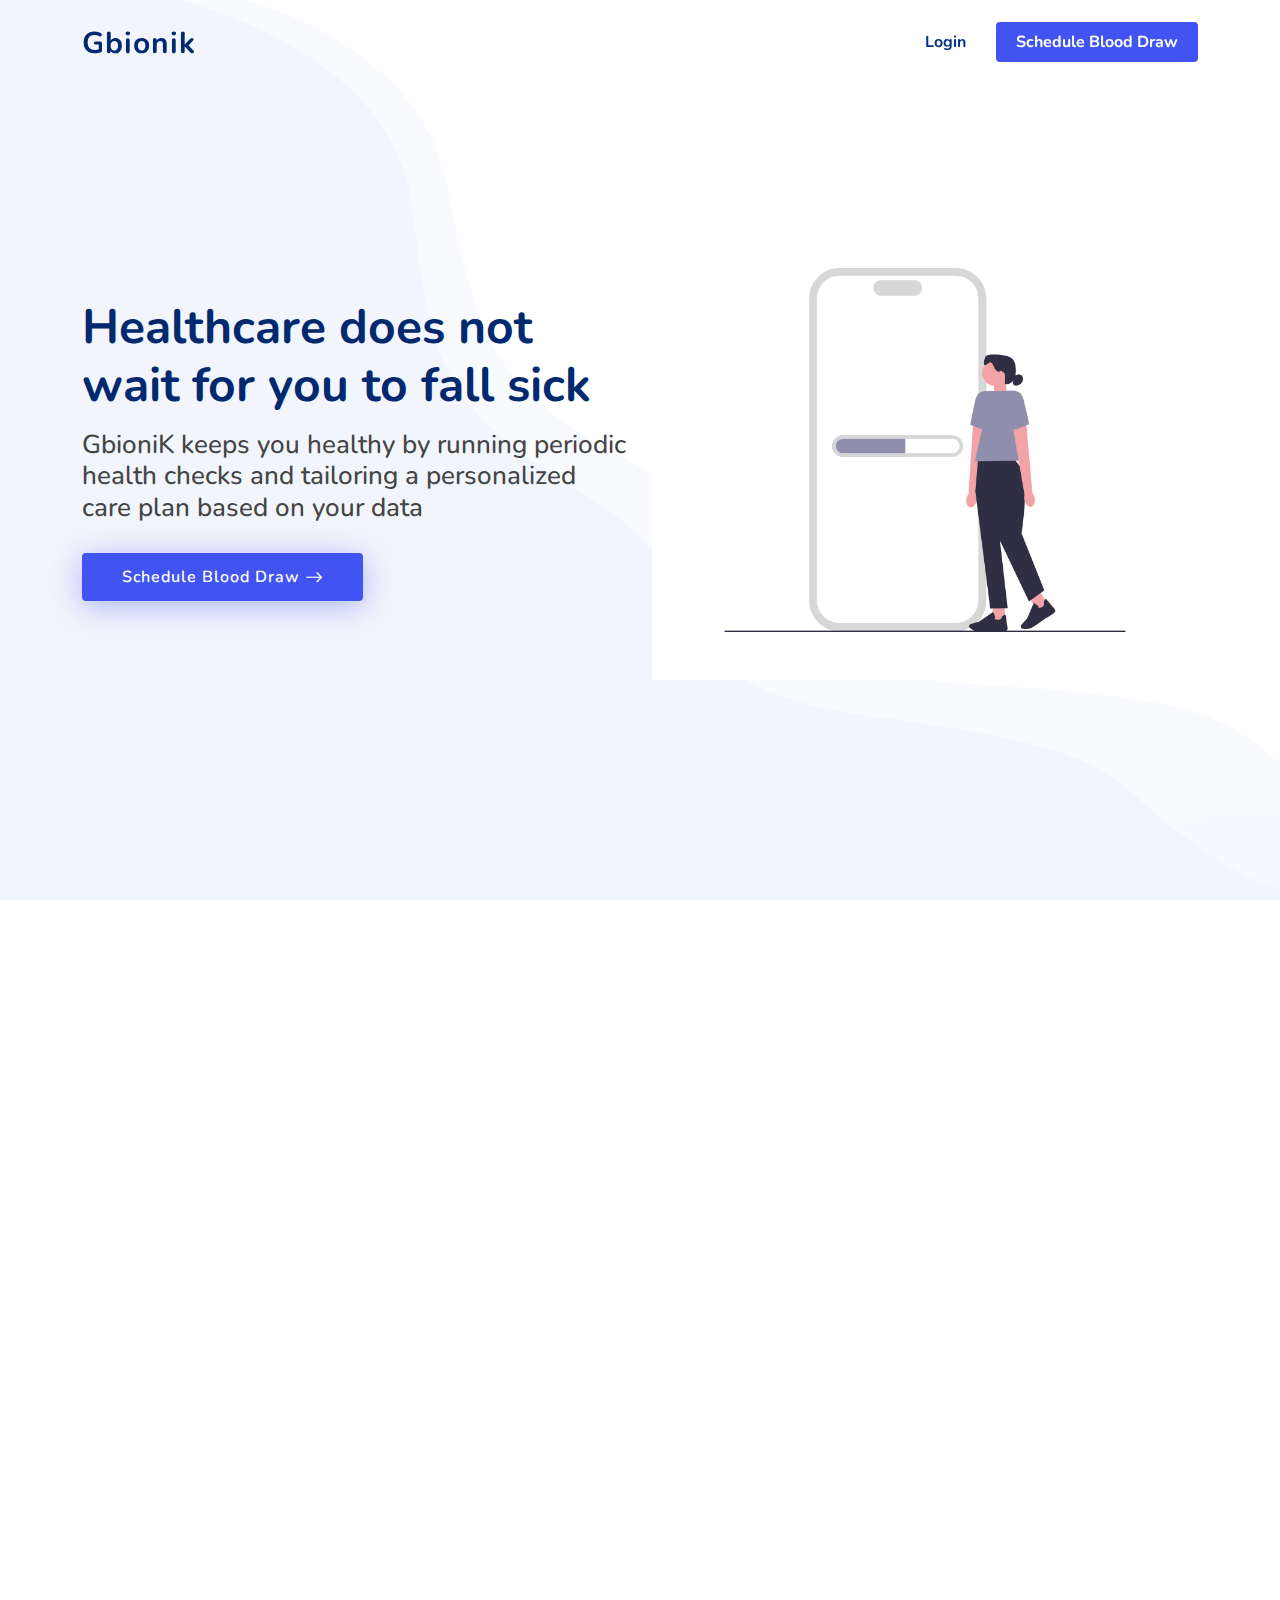
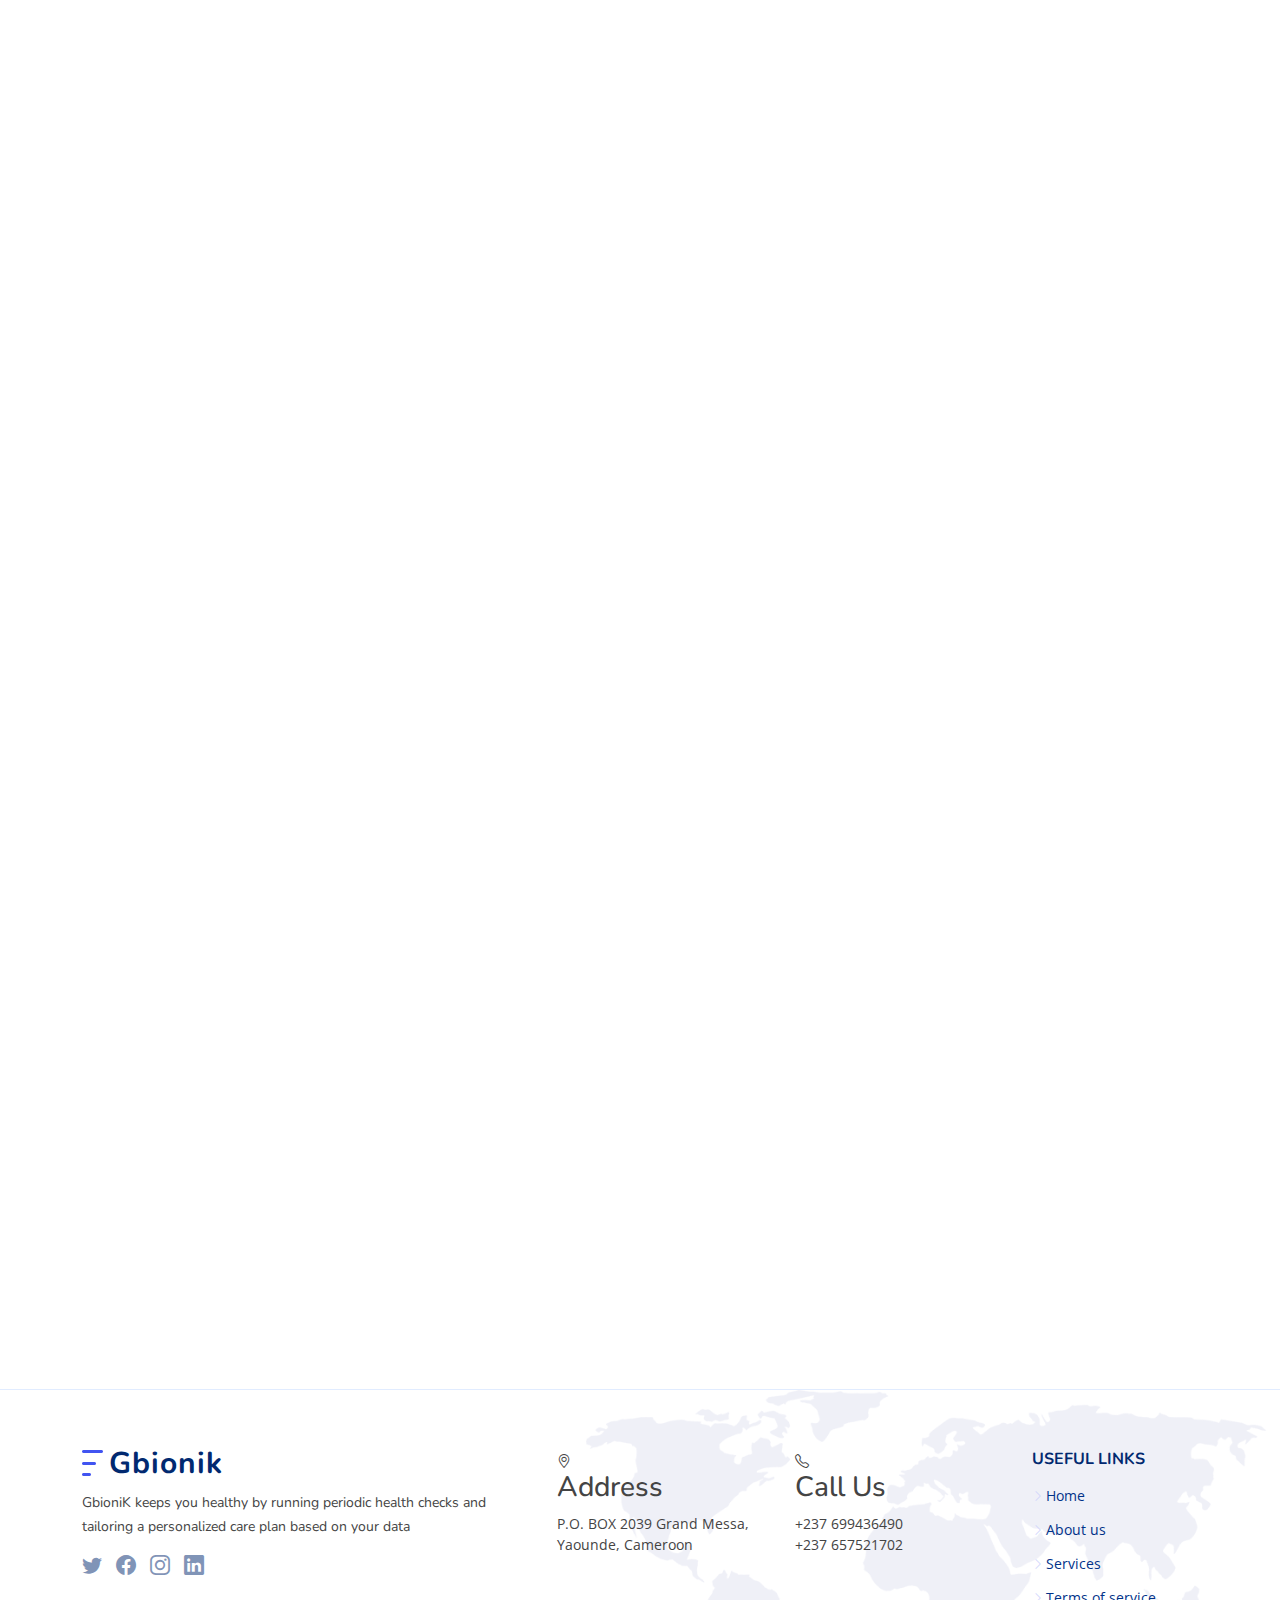
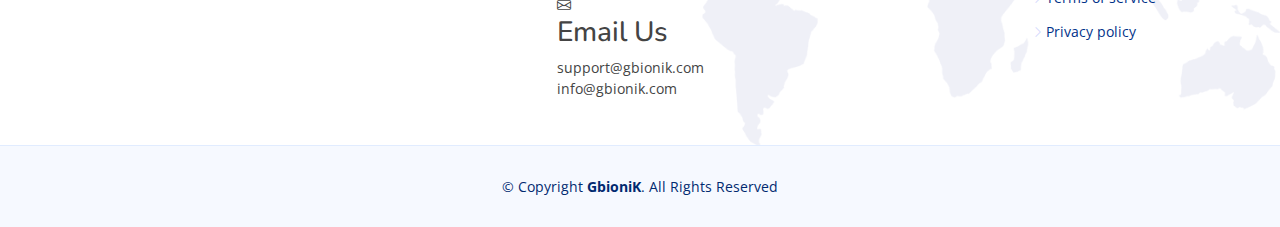
<file: index.html>
<!DOCTYPE html>
<html lang="en">
  <head>
    <meta charset="utf-8" />
    <meta content="width=device-width, initial-scale=1.0" name="viewport" />

    <title>GbioniK</title>
    <meta content="" name="description" />
    <meta content="" name="keywords" />

    <!-- Favicons -->
    <link href="assets/img/apple-touch-icon.png" rel="apple-touch-icon" />

    <!-- Google Fonts -->
    <link
      href="https://fonts.googleapis.com/css?family=Open+Sans:300,300i,400,400i,600,600i,700,700i|Nunito:300,300i,400,400i,600,600i,700,700i|Poppins:300,300i,400,400i,500,500i,600,600i,700,700i"
      rel="stylesheet"
    />

    <!-- Vendor CSS Files -->
    <link href="assets/vendor/aos/aos.css" rel="stylesheet" />
    <link
      href="assets/vendor/bootstrap/css/bootstrap.min.css"
      rel="stylesheet"
    />
    <link
      href="assets/vendor/bootstrap-icons/bootstrap-icons.css"
      rel="stylesheet"
    />
    <link
      href="assets/vendor/glightbox/css/glightbox.min.css"
      rel="stylesheet"
    />
    <link href="assets/vendor/remixicon/remixicon.css" rel="stylesheet" />
    <link href="assets/vendor/swiper/swiper-bundle.min.css" rel="stylesheet" />

    <!-- Template Main CSS File -->
    <link href="assets/css/style.css" rel="stylesheet" />


    <link rel="shortcut icon" href="favicon.png" type="image/x-icon">
  </head>

  <body>
    <!-- ======= Header ======= -->
    <header id="header" class="header fixed-top">
      <div
        class="container-fluid container-xl d-flex align-items-center justify-content-between"
      >
        <a href="index.html" class="logo d-flex align-items-center">
          <span>Gbionik</span>
        </a>

        <nav id="navbar" class="navbar">
          <ul>
            <li><a class="nav-link scrollto" href="login.html">Login</a></li>
            <li>
              <a class="getstarted scrollto" href="bloodschedule.html"
                >Schedule Blood Draw</a
              >
            </li>
          </ul>
          <i class="bi bi-list mobile-nav-toggle"></i>
        </nav>
        <!-- .navbar -->
      </div>
    </header>
    <!-- End Header -->

    <!-- ======= Hero Section ======= -->
    <section id="hero" class="hero d-flex align-items-center">
      <div class="container">
        <div class="row">
          <div class="col-lg-6 d-flex flex-column justify-content-center">
            <h1 data-aos="fade-up">
              Healthcare does not wait for you to fall sick
            </h1>
            <h2 data-aos="fade-up" data-aos-delay="400">
              GbioniK keeps you healthy by running periodic health checks and
              tailoring a personalized care plan based on your data
            </h2>
            <div data-aos="fade-up" data-aos-delay="600">
              <div class="text-center text-lg-start">
                <a
                  href="bloodschedule.html"
                  class="btn-get-started scrollto d-inline-flex align-items-center justify-content-center align-self-center"
                >
                   <span class="text-wrap">Schedule Blood Draw</span>
                  <i class="bi bi-arrow-right"></i>
                </a>
              </div>
            </div>
          </div>
          <div
            class="col-lg-6 hero-img"
            data-aos="zoom-out"
            data-aos-delay="200"
          >
            <!-- <img src="assets/img/test.svg" class="img-fluid" alt=""> -->
            <img src="assets/img/phone.png" class="img-fluid" alt="" />
          </div>
        </div>
      </div>
    </section>
    <!-- End Hero -->

    <main id="main">
      <!-- ======= Values Section ======= -->
      <section id="values" class="values">
        <div class="container" data-aos="fade-up">
          <header class="section-header">
            <h2>How it Works</h2>
          </header>

          <div class="row">
            <div class="col-lg-4" data-aos="fade-up" data-aos-delay="200">
              <div class="box">
                <img src="assets/img/5.jpg" class="img-fluid" alt="" />
                <h3>Schedule Blood Draw</h3>
                <p>
                  Our staff will collect your samples at the confort of your
                  home/office
                </p>
              </div>
            </div>

            <div
              class="col-lg-4 mt-4 mt-lg-0"
              data-aos="fade-up"
              data-aos-delay="400"
            >
              <div class="box">
                <img src="assets/img/2.jpg" class="img-fluid" alt="" />
                <h3>Personalized Care Plan</h3>
                <p>We generate a plan to keep your healthy base on your data</p>
              </div>
            </div>

            <div
              class="col-lg-4 mt-4 mt-lg-0"
              data-aos="fade-up"
              data-aos-delay="600"
            >
              <div class="box">
                <img
                  src="assets/img/0.jpg"
                class="img-fluid"
                  alt=""
                />
                <h3>Weekly Doctor check in</h3>
                <p>Our doctors become your accountability partner as you live life</p>
              </div>
            </div>
          </div>
        </div>
      </section>
      <!-- End Values Section -->

      <!-- ======= Counts Section ======= -->
      <section id="counts" class="counts">
        <div class="container" data-aos="fade-up">
          <div class="row gy-4">
            <div class="col-lg-4 col-md-6">
              <div class="count-box">
                <div>
                  <div >
                    <div class="progress">
                      <div class="progress-bar" role="progressbar" aria-valuenow="90" aria-valuemin="0" aria-valuemax="100" style="max-width: 90%">
                      </div>
                    </div>
                  </div>

                  
                  <span
                    data-purecounter-start="0"
                    data-purecounter-end="90"
                    data-purecounter-duration="1.5"
                    class="counter-percent purecounter"
                  ></span>
                  <p>Discovered hidden health issues on their first test</p>
                </div>
              </div>
            </div>

            <div class="col-lg-4 col-md-6">
              <div class="count-box">
                <div>
                  <div >
                    <div class="progress">
                      <div class="progress-bar" role="progressbar" aria-valuenow="95" aria-valuemin="0" aria-valuemax="100" style="max-width: 95%">
                      </div>
                    </div>
                  </div>
                  <span
                    data-purecounter-start="0"
                    data-purecounter-end="95"
                    data-purecounter-duration="1.5"
                    class="purecounter counter-percent"
                  ></span>
                  <p>Improve health score after following recommendations</p>
                </div>
              </div>
            </div>

            <div class="col-lg-4 col-md-6">
              <div class="count-box">
                <div>
                  <div >
                    <div class="progress">
                      <div class="progress-bar" role="progressbar" aria-valuenow="40" aria-valuemin="0" aria-valuemax="100" style="max-width: 40%">
                      </div>
                    </div>
                  </div>
                  <span
                    data-purecounter-start="0"
                    data-purecounter-end="75"
                    data-purecounter-duration="1.5"
                    class="purecounter plus-symbol"
                  ></span>
                  <p>
                    Biomarkers included in GbioniK </br>
                    panel
                  </p>
                </div>
              </div>
            </div>
          </div>
        </div>
      </section>
      <!-- End Counts Section -->

      <!-- ======= Pricing Section ======= -->
      <section id="pricing" class="pricing">
        <div class="container" data-aos="fade-up">
          <header class="section-header">
            <h2>Pricing</h2>
            <p>Check our Pricing</p>
          </header>

          <div class="row gy-4 justify-content-center" data-aos="fade-left">
            <div
              class="col-lg-4 col-md-6"
              data-aos="zoom-in"
              data-aos-delay="100"
            >
              <div class="box">
                <h3 style="color: #07d5c0">Adwared Blood Testing</h3>
                <div class="price">
                  <sup>XAF</sup>150,000<span> / test</span>
                </div>

                <img
                  src="assets/img/pricing-free.png"
                  class="img-fluid"
                  alt=""
                />
               
                <p>
                  At home blood testing assessing yuor current health issues ,
                  75+ Biomarkers included
                </p>
                <a href="#" class="btn-buy">Schedule Blood Draw</a> <br />
                <!-- <a href="#" class="btn-buy">Schedule Blood Draw</a> -->
                <button class="btn mt-3">Learn more</button>
              </div>
            </div>

            <div
              class="col-lg-4 col-md-6"
              data-aos="zoom-in"
              data-aos-delay="200"
            >
              <div class="box">
                <span class="featured">Featured</span>
                <h3 style="color: #65c600">Longevity program</h3>
                <div class="price">
                  <sup>XAF</sup>50,000<span> / test</span>
                </div>

                <img
                  src="assets/img/pricing-starter.png"
                  class="img-fluid"
                  alt=""
                />
                <!-- <ul>
                <li>Aida dere</li>
                <li>Nec feugiat nisl</li>
                <li>Nulla at volutpat dola</li>
                <li>Pharetra massa</li>
                <li class="na">Massa ultricies mi</li>
              </ul> -->
                <p>
                  A dedicated program to keep you healthy. Unlimited advanced
                  blood testing and prescription
                </p>
                <a href="#" class="btn-buy">Join Wait List</a> <br />

                <button class="btn mt-3">Learn more</button>
              </div>
            </div>
          </div>
        </div>
      </section>
      <!-- End Pricing Section -->

      <!-- ======= F.A.Q Section ======= -->
      <section id="faq" class="faq">
        <div class="container" data-aos="fade-up">
          <header class="section-header">
            <h2>F.A.Q</h2>
            <p>Frequently Asked Questions</p>
          </header>

          <div class="row">
            <div class="col-lg-6">
              <!-- F.A.Q List 1-->
              <div class="accordion accordion-flush" id="faqlist1">
                <div class="accordion-item">
                  <h2 class="accordion-header">
                    <button
                      class="accordion-button collapsed"
                      type="button"
                      data-bs-toggle="collapse"
                      data-bs-target="#faq-content-1"
                    >
                      Do you accept Insurrance?
                    </button>
                  </h2>
                  <div
                    id="faq-content-1"
                    class="accordion-collapse collapse"
                    data-bs-parent="#faqlist1"
                  >
                    <div class="accordion-body">
                      Lorem ipsum dolor sit amet consectetur adipisicing elit.
                      Autem aliquam tempora assumenda minus! Fugit quaerat, ab
                      dicta iste illum placeat.
                    </div>
                  </div>
                </div>

                <div class="accordion-item">
                  <h2 class="accordion-header">
                    <button
                      class="accordion-button collapsed"
                      type="button"
                      data-bs-toggle="collapse"
                      data-bs-target="#faq-content-2"
                    >
                      Can I expense this to any company?
                    </button>
                  </h2>
                  <div
                    id="faq-content-2"
                    class="accordion-collapse collapse"
                    data-bs-parent="#faqlist1"
                  >
                    <div class="accordion-body">
                      Lorem ipsum dolor sit amet consectetur adipisicing elit.
                      Eveniet expedita ipsa voluptate enim unde dolores ratione
                      assumenda, inventore consequuntur placeat?
                    </div>
                  </div>
                </div>

                <div class="accordion-item">
                  <h2 class="accordion-header">
                    <button
                      class="accordion-button collapsed"
                      type="button"
                      data-bs-toggle="collapse"
                      data-bs-target="#faq-content-3"
                    >
                      Will this replace my primary core provider?
                    </button>
                  </h2>
                  <div
                    id="faq-content-3"
                    class="accordion-collapse collapse"
                    data-bs-parent="#faqlist1"
                  >
                    <div class="accordion-body">
                      Lorem ipsum dolor sit amet consectetur adipisicing elit.
                      Iure, deserunt qui aperiam omnis minus blanditiis
                      reprehenderit quibusdam dolorem esse reiciendis.
                    </div>
                  </div>
                </div>
              </div>
            </div>

            <div class="col-lg-6">
              <!-- F.A.Q List 2-->
              <div class="accordion accordion-flush" id="faqlist2">
                <div class="accordion-item">
                  <h2 class="accordion-header">
                    <button
                      class="accordion-button collapsed"
                      type="button"
                      data-bs-toggle="collapse"
                      data-bs-target="#faq2-content-1"
                    >
                      What cities does GbioniK operate in?
                    </button>
                  </h2>
                  <div
                    id="faq2-content-1"
                    class="accordion-collapse collapse"
                    data-bs-parent="#faqlist2"
                  >
                    <div class="accordion-body">
                      Lorem, ipsum dolor sit amet consectetur adipisicing elit.
                      Dicta repudiandae quos at ut temporibus aliquid earum
                      repellat velit odio eos.
                    </div>
                  </div>
                </div>

                <div class="accordion-item">
                  <h2 class="accordion-header">
                    <button
                      class="accordion-button collapsed"
                      type="button"
                      data-bs-toggle="collapse"
                      data-bs-target="#faq2-content-2"
                    >
                      How can I gift this to my family or friends?
                    </button>
                  </h2>
                  <div
                    id="faq2-content-2"
                    class="accordion-collapse collapse"
                    data-bs-parent="#faqlist2"
                  >
                    <div class="accordion-body">
                      Lorem ipsum dolor sit amet consectetur adipisicing elit.
                      Mollitia quia voluptatem dolorem recusandae porro saepe
                      optio reiciendis ut, cumque fugit!
                    </div>
                  </div>
                </div>

                <div class="accordion-item">
                  <h2 class="accordion-header">
                    <button
                      class="accordion-button collapsed"
                      type="button"
                      data-bs-toggle="collapse"
                      data-bs-target="#faq2-content-3"
                    >
                      What if I have pre-existing conditions?
                    </button>
                  </h2>
                  <div
                    id="faq2-content-3"
                    class="accordion-collapse collapse"
                    data-bs-parent="#faqlist2"
                  >
                    <div class="accordion-body">
                      Lorem ipsum dolor sit amet consectetur adipisicing elit.
                      Porro eius officiis eum in quas, consequuntur placeat
                      vitae modi eos assumenda.
                    </div>
                  </div>
                </div>
              </div>
            </div>
          </div>
        </div>
      </section>
      <!-- End F.A.Q Section -->

    </main>
    <!-- End #main -->

    <!-- ======= Footer ======= -->
    <footer id="footer" class="footer">
      <div class="footer-top">
        <div class="container">
          <div class="row gy-4">
            <div class="col-lg-5 col-md-12 footer-info">
              <a href="index.html" class="logo d-flex align-items-center">
                <img src="assets/img/logo.png" alt="" />
                <span>Gbionik</span>
              </a>
              <p>
                GbioniK keeps you healthy by running periodic health checks and
                tailoring a personalized care plan based on your data
              </p>
              <div class="social-links mt-3">
                <a href="#" class="twitter"><i class="bi bi-twitter"></i></a>
                <a href="#" class="facebook"><i class="bi bi-facebook"></i></a>
                <a href="#" class="instagram"
                  ><i class="bi bi-instagram"></i
                ></a>
                <a href="#" class="linkedin"><i class="bi bi-linkedin"></i></a>
              </div>
            </div>
            
            <div class="col-lg-5">
              <div class="row gy-4">
                <div class="col-md-6">
                  <div class="info-box">
                    <i class="bi bi-geo-alt"></i>
                    <h3>Address</h3>
                    <p> P.O. BOX 2039 Grand Messa,<br />Yaounde, Cameroon</p>
                  </div>
                </div>
                <div class="col-md-6">
                  <div class="info-box">
                    <i class="bi bi-telephone"></i>
                    <h3>Call Us</h3>
                    <p>+237 699436490<br />+237 657521702</p>
                  </div>
                </div>
                <div class="col-md-6">
                  <div class="info-box">
                    <i class="bi bi-envelope"></i>
                    <h3>Email Us</h3>
                    <p>support@gbionik.com<br />info@gbionik.com</p>
                  </div>
                </div>
              </div>
            </div>

            <div class="col-lg-2 col-6 footer-links">
              <h4>Useful Links</h4>
              <ul>
                <li>
                  <i class="bi bi-chevron-right"></i> <a href="#">Home</a>
                </li>
                <li>
                  <i class="bi bi-chevron-right"></i> <a href="#">About us</a>
                </li>
                <li>
                  <i class="bi bi-chevron-right"></i> <a href="#">Services</a>
                </li>
                <li>
                  <i class="bi bi-chevron-right"></i>
                  <a href="#">Terms of service</a>
                </li>
                <li>
                  <i class="bi bi-chevron-right"></i>
                  <a href="#">Privacy policy</a>
                </li>
              </ul>
            </div>
          </div>
        </div>
      </div>

      <div class="container">
        <div class="copyright">
          &copy; Copyright <strong><span>GbioniK</span></strong
          >. All Rights Reserved
        </div>
      </div>
    </footer>
    <!-- End Footer -->

    <a
      href="#"
      class="back-to-top d-flex align-items-center justify-content-center"
      ><i class="bi bi-arrow-up-short"></i
    ></a>

    <!-- Vendor JS Files -->
    <script src="assets/vendor/purecounter/purecounter_vanilla.js"></script>
    <script src="assets/vendor/aos/aos.js"></script>
    <script src="assets/vendor/bootstrap/js/bootstrap.bundle.min.js"></script>
    <script src="assets/vendor/glightbox/js/glightbox.min.js"></script>
    <script src="assets/vendor/isotope-layout/isotope.pkgd.min.js"></script>
    <script src="assets/vendor/swiper/swiper-bundle.min.js"></script>
    <script src="assets/vendor/php-email-form/validate.js"></script>

    <!-- Template Main JS File -->
    <script src="assets/js/main.js"></script>
  </body>
</html>
</file>
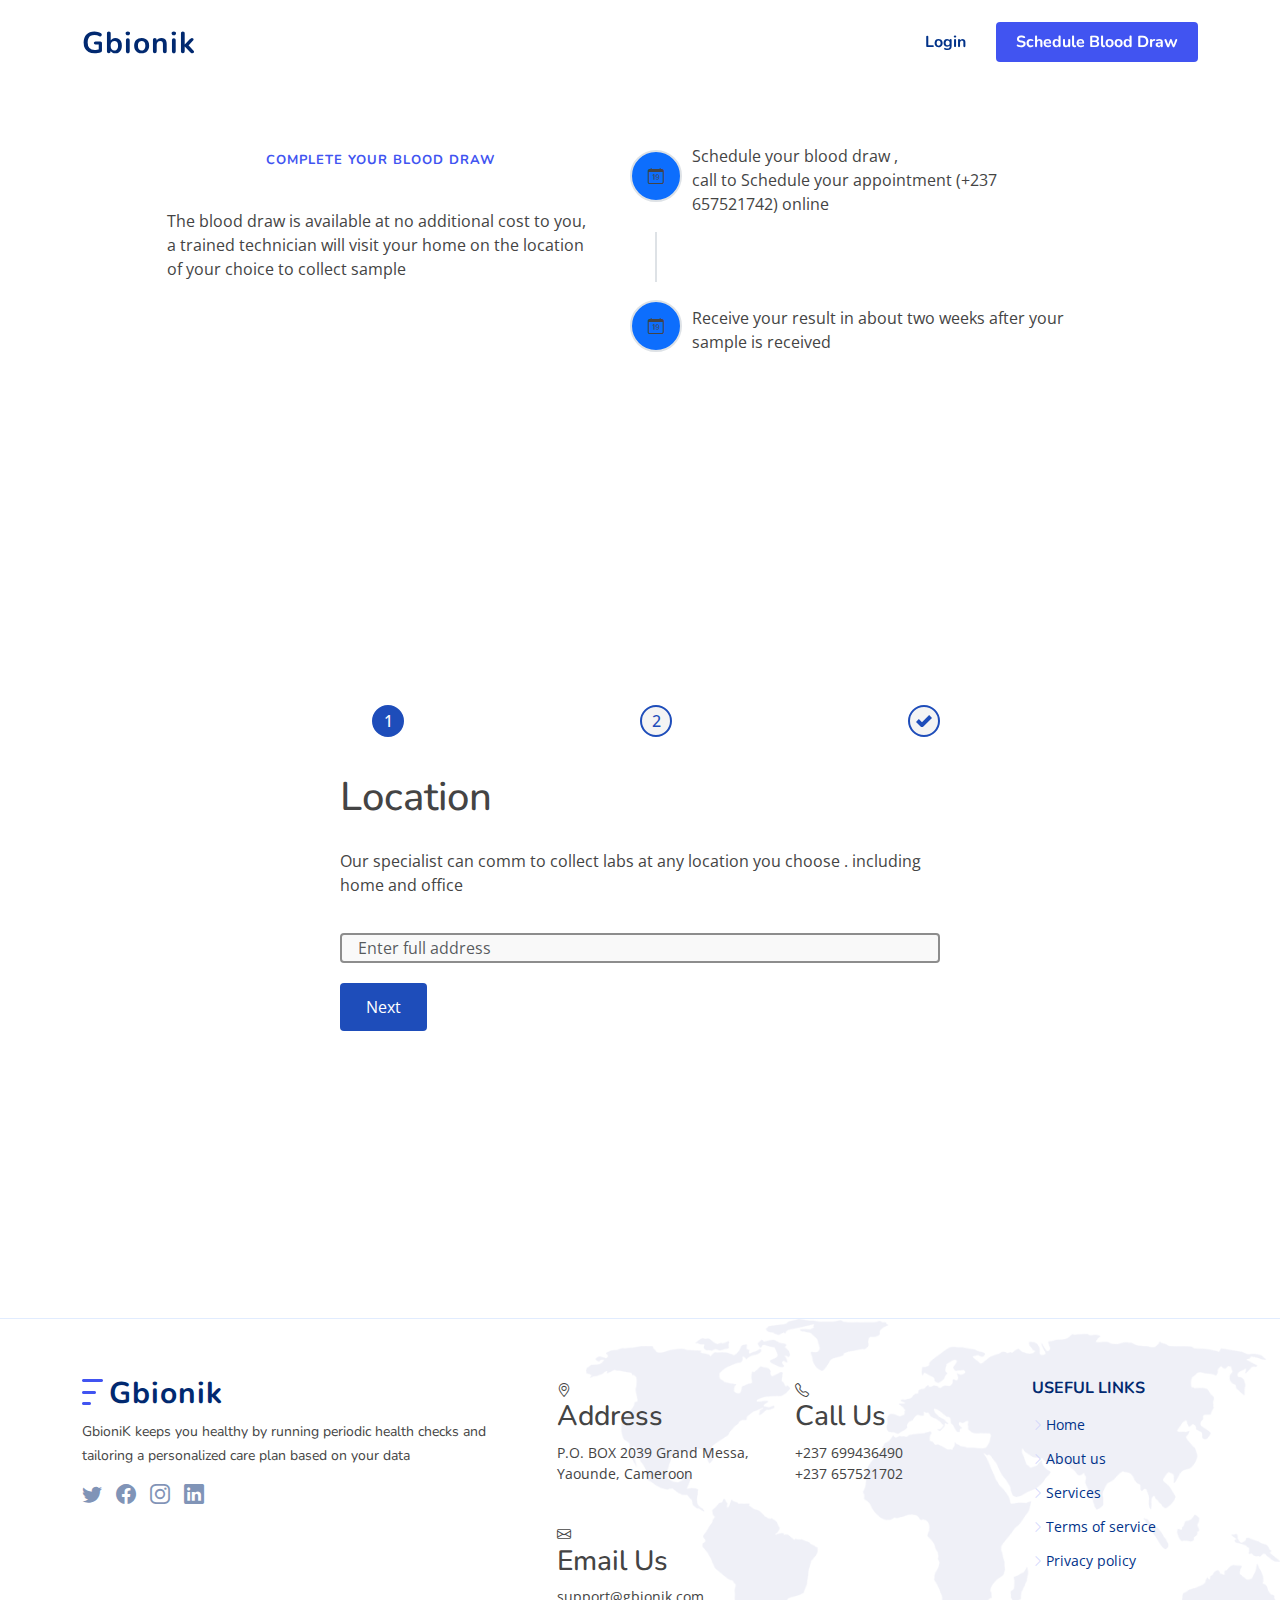
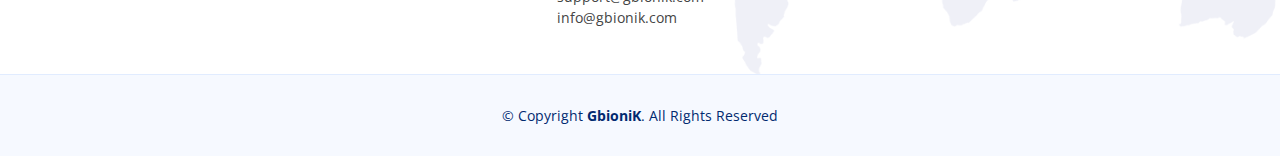
<file: bloodschedule.html>
<!DOCTYPE html>
<html>
<head>
 <title>Bootstrap 5 Vertical Stepper</title>
 <!-- <link href="https://cdn.jsdelivr.net/npm/bootstrap@5.0.0-beta1/dist/css/bootstrap.min.css" rel="stylesheet"> -->
 <link href="https://cdn.jsdelivr.net/npm/bootstrap-icons@1.7.1/font/bootstrap-icons.css" rel="stylesheet">
 
  <meta charset="utf-8" />
  <meta content="width=device-width, initial-scale=1.0" name="viewport" />

  <title>GbioniK</title>
  <meta content="" name="description" />
  <meta content="" name="keywords" />


  <link rel="shortcut icon" href="favicon.png" type="image/x-icon">

  <!-- Favicons -->
  <link href="assets/img/apple-touch-icon.png" rel="apple-touch-icon" />

  <!-- Google Fonts -->
  <link
    href="https://fonts.googleapis.com/css?family=Open+Sans:300,300i,400,400i,600,600i,700,700i|Nunito:300,300i,400,400i,600,600i,700,700i|Poppins:300,300i,400,400i,500,500i,600,600i,700,700i"
    rel="stylesheet"
  />

  <!-- Vendor CSS Files -->
  <link href="assets/vendor/aos/aos.css" rel="stylesheet" />
  <link
    href="assets/vendor/bootstrap/css/bootstrap.min.css"
    rel="stylesheet"
  />
  <link
    href="assets/vendor/bootstrap-icons/bootstrap-icons.css"
    rel="stylesheet"
  />
  <link
    href="assets/vendor/glightbox/css/glightbox.min.css"
    rel="stylesheet"
  />
  <link href="assets/vendor/remixicon/remixicon.css" rel="stylesheet" />
  <link href="assets/vendor/swiper/swiper-bundle.min.css" rel="stylesheet" />

  <!-- Template Main CSS File -->
  <link href="assets/css/style.css" rel="stylesheet" />

  <style>
    .step-circle {
      width: 50px;
      height: 50px;
      border-radius: 50%;
      display: flex;
      align-items: center;
      justify-content: center;
      background-color: #f8f9fa;
      border: 2px solid #dee2e6;
    }
    .step-line {
      height: 50px;
      width: 2px;
      background-color: #dee2e6;
    }
    .step-text {
      margin-left: 10px;
    }
    
.form {
  display: flex;
  flex-direction: column;
  max-width: 600px;
  height: 100vh;
  margin: 0 auto;
  gap: 20px;
  justify-content: center;
}
.form-item {
  display: flex;
  flex-direction: column;
}
.form-item.has-error .form-label {
  color: red;
}
.form-item.has-error .form-input {
  border-color: red;
  background-color: #ffe1e1;
}
.form-label {
  font-size: 16px;
  color: #161616;
  margin-bottom: 6px;
}
.form-input {
  border: 2px solid #8d8d8d;
  border-radius: 4px;
  background: #f9f9f9;
  height: 30px;
  padding: 0 16px;
  outline: none;
}
.form-buttons {
  display: flex;
  flex-wrap: wrap;
  gap: 10px;
}
.form-content {
  display: none;
  flex-direction: column;
  gap: 20px;
}
.form-content.active {
  display: flex;
}

.btn {
  border-radius: 4px;
  border: 2px solid transparent;
  padding: 10px 24px;
  font-size: 16px;
  background-color: #fff;
  cursor: pointer;
  outline: none;
}
.btn.bordered {
  border-color: #1e4dba;
  color: #1e4dba;
}
.btn.primary {
  background-color: #1e4dba;
  color: #fff;
}
.btn[disabled] {
  cursor: not-allowed;
}

.wizard {
  position: relative;
  display: flex;
  width: 100%;
}
.wizard:before {
  content: "";
  position: absolute;
  background-color: #fff;
  height: 2px;
  width: 100%;
  top: 50%;
  left: 0;
  transform: translateY(-50%);
}
.wizard-bar {
  /* position: absolute;
  background-color: #1e4dba;
  height: 2px;
  top: 50%;
  left: 0;
  transform: translateY(-50%);
  transition: 0.3s ease; */
  position: absolute;
    background-color: #1e4dba;
    height: 2px;
    top: 34%;
    left: 13px;
    transform: translateY(-50%);
    transition: 0.3s ease;
}
.wizard-list {
  display: flex;
  align-items: center;
  justify-content: space-between;
  width: 100%;
}
.wizard-item {
  z-index: 2;
  transition: 0.4s ease;
  min-width: 32px;
  height: 32px;
  border-radius: 50%;
  border: 2px solid #1E4DBA;
  color: #1E4DBA;
  display: -webkit-box;
  display: -ms-flexbox;
  display: flex;
  align-items: center;
  justify-content: center;
  font-weight: 500;
  background-color: #f4f4f4;
}
.wizard-item.active {
  background-color: #1E4DBA;
  color: #fff;
}
.wizard-item.active.with-image:after {
  background-image: url("data:image/svg+xml,%3Csvg xmlns='http://www.w3.org/2000/svg' width='24' height='24' viewBox='0 0 24 24' fill='none'%3E%3Cpath d='M20 8.9087L17.1443 6L9.97468 13.191L6.8557 10.0399L4 12.888L8.53671 17.4126C8.91618 17.7888 9.4295 18 9.96456 18C10.4996 18 11.0129 17.7888 11.3924 17.4126L20 8.9087Z' fill='%23ffffff'/%3E%3C/svg%3E");
}
.wizard-item.with-image:after {
  content: "";
  width: 24px;
  height: 24px;
  background-image: url("data:image/svg+xml,%3Csvg xmlns='http://www.w3.org/2000/svg' width='24' height='24' viewBox='0 0 24 24' fill='none'%3E%3Cpath d='M20 8.9087L17.1443 6L9.97468 13.191L6.8557 10.0399L4 12.888L8.53671 17.4126C8.91618 17.7888 9.4295 18 9.96456 18C10.4996 18 11.0129 17.7888 11.3924 17.4126L20 8.9087Z' fill='%231E4DBA'/%3E%3C/svg%3E");
  background-repeat: no-repeat;
}
   </style>
  
</head>
<body>

   <!-- ======= Header ======= -->
   <header id="header" class="header fixed-top">
    <div
      class="container-fluid container-xl d-flex align-items-center justify-content-between"
    >
      <a href="index.html" class="logo d-flex align-items-center">
        <span>Gbionik</span>
      </a>

      <nav id="navbar" class="navbar">
        <ul>
          <li><a class="nav-link scrollto" href="login.html">Login</a></li>
          <li>
            <a class="getstarted scrollto" href="bloodschedule.html"
              >Schedule Blood Draw</a
            >
          </li>
        </ul>
        <i class="bi bi-list mobile-nav-toggle"></i>
      </nav>
      <!-- .navbar -->
    </div>
  </header>
  <!-- End Header -->

  <div class="container m-5">
    <div class="row d-flex justify-content-center">
      <div class="col-lg-5 col-sm-12">
         <!-- ======= F.A.Q Section ======= -->
      <section id="faq" class="faq " style="margin-top: 10%;">
        <div class="container" data-aos="fade-up">
          <header class="section-header">
            <h2>Complete your blood draw</h2>
          
          </header>
          <div class="row">
          <div class="col-lg-12">
            The blood draw is available at no additional cost to you, a trained technician will visit your home on the location of your choice to collect sample
          </div>
          </div>
        </div>
      </section>
      <!-- End F.A.Q Section -->
      </div> 
      <div class="col-md-5 col-sm-12 mt-5 pt-4">
        <div class="d-flex flex-column align-baseline">
          <div class="d-flex align-items-center ">
            <div class="step-circle bg-primary p-4">
              <i class="bi bi-calendar-date"></i>
            </div>
            <div class="step-text mt-4">
              <p>
                Schedule your blood draw ,<br/> call to Schedule your appointment (+237 657521742) online
               </p>
             
            </div>
           
          </div>
          <div class="step-line " style="margin-left: 5.5%;" ></div>
          <div class="d-flex align-items-center ">
            <div class="step-circle bg-primary p-4">
              <i class="bi bi-calendar-date"></i>
            </div>
            <div class="step-text mt-4">
              <p>
                Receive your result in about two weeks after your sample is received
               </p>
             
            </div>
           
          </div>
         
          
        </div>
        
      </div> 
    </div>
  </div>


  <div class="container">
    <div class="row">
      <div class="col-12">
<!-- form -->
<form class="form">
  <div class="wizard">
      <div class="wizard-bar" style="width: 0;" data-wizard-bar></div>
      <ul class="wizard-list">
          <li class="wizard-item" data-wizard-item>1</li>
          <li class="wizard-item" data-wizard-item>2</li>
          <li class="wizard-item with-image" data-wizard-item></li>
      </ul>
  </div>
  <div class="form-content" data-form-tab>
      <h1>Location</h1>
      <!-- <div class="form-item" data-form-item>
          <label for="input4" class="form-label">Label first</label>
          <input class="form-input" data-form-input id="input4" type="text" placeholder="Enter text">
      </div> -->
      <p>
        Our specialist can comm to collect labs at any location you choose . including home and office
      </p>
      <div class="form-item" data-form-item>
          <!-- <label for="input1" class="form-label">Label first</label> -->
          <input class="form-input form-control" data-form-input id="input1" type="text" placeholder="Enter full address  ">
      </div>
  </div>
  <div class="form-content" data-form-tab>
      <h1>Time</h1>
      <p>
       The Specialist arrives during the time window you select and will be in and out in about 10 minutes
      </p>
      <div class="form-item" data-form-item>
          <label for="input2" class="form-label">Select Date</label>
          <input class="form-input" data-form-input id="input2" type="date">
      </div>
      <div class="form-item" data-form-item>
        <label for="input2" class="form-label">Select time</label>
        <input class="form-input" data-form-input id="input2" type="time" >
    </div>
  </div>
  <div class="form-content" data-form-tab>
      <h1>Accept terms and conditions</h1>
      <!-- <div class="form-item" data-form-item>
          <label for="input3" class="form-label">Label third</label>
          <input class="form-input" data-form-input id="input3" type="text" placeholder="Enter text">
      </div> -->
      <p>
        Lorem ipsum dolor sit amet consectetur adipisicing elit. Eligendi ipsa incidunt nemo adipisci vero qui perferendis, pariatur suscipit molestias! Esse asperiores et expedita quaerat reiciendis excepturi iusto sit ullam deserunt.
      </p>
  </div>
  <div class="form-buttons">
      <button class="btn bordered" type="button" data-btn-previous="true">Return</button>
      <button class="btn primary" type="button" data-btn-next="true">Next</button>
  </div>
</form>
<!-- end form -->
      </div>
    </div>
  </div>
  
   <!-- ======= Footer ======= -->
   <footer id="footer" class="footer">
    <div class="footer-top">
      <div class="container">
        <div class="row gy-4">
          <div class="col-lg-5 col-md-12 footer-info">
            <a href="index.html" class="logo d-flex align-items-center">
              <img src="assets/img/logo.png" alt="" />
              <span>Gbionik</span>
            </a>
            <p>
              GbioniK keeps you healthy by running periodic health checks and
              tailoring a personalized care plan based on your data
            </p>
            <div class="social-links mt-3">
              <a href="#" class="twitter"><i class="bi bi-twitter"></i></a>
              <a href="#" class="facebook"><i class="bi bi-facebook"></i></a>
              <a href="#" class="instagram"
                ><i class="bi bi-instagram"></i
              ></a>
              <a href="#" class="linkedin"><i class="bi bi-linkedin"></i></a>
            </div>
          </div>
          
          <div class="col-lg-5">
            <div class="row gy-4">
              <div class="col-md-6">
                <div class="info-box">
                  <i class="bi bi-geo-alt"></i>
                  <h3>Address</h3>
                  <p> P.O. BOX 2039 Grand Messa,<br />Yaounde, Cameroon</p>
                </div>
              </div>
              <div class="col-md-6">
                <div class="info-box">
                  <i class="bi bi-telephone"></i>
                  <h3>Call Us</h3>
                  <p>+237 699436490<br />+237 657521702</p>
                </div>
              </div>
              <div class="col-md-6">
                <div class="info-box">
                  <i class="bi bi-envelope"></i>
                  <h3>Email Us</h3>
                  <p>support@gbionik.com<br />info@gbionik.com</p>
                </div>
              </div>
            </div>
          </div>

          <div class="col-lg-2 col-6 footer-links">
            <h4>Useful Links</h4>
            <ul>
              <li>
                <i class="bi bi-chevron-right"></i> <a href="#">Home</a>
              </li>
              <li>
                <i class="bi bi-chevron-right"></i> <a href="#">About us</a>
              </li>
              <li>
                <i class="bi bi-chevron-right"></i> <a href="#">Services</a>
              </li>
              <li>
                <i class="bi bi-chevron-right"></i>
                <a href="#">Terms of service</a>
              </li>
              <li>
                <i class="bi bi-chevron-right"></i>
                <a href="#">Privacy policy</a>
              </li>
            </ul>
          </div>
        </div>
      </div>
    </div>

    <div class="container">
      <div class="copyright">
        &copy; Copyright <strong><span>GbioniK</span></strong
        >. All Rights Reserved
      </div>
    </div>
  </footer>
  <!-- End Footer -->

  <a
    href="#"
    class="back-to-top d-flex align-items-center justify-content-center"
    ><i class="bi bi-arrow-up-short"></i
  ></a>

  <!-- Vendor JS Files -->
  <script src="assets/vendor/purecounter/purecounter_vanilla.js"></script>
  <script src="assets/vendor/aos/aos.js"></script>
  <script src="assets/vendor/bootstrap/js/bootstrap.bundle.min.js"></script>
  <script src="assets/vendor/glightbox/js/glightbox.min.js"></script>
  <script src="assets/vendor/isotope-layout/isotope.pkgd.min.js"></script>
  <script src="assets/vendor/swiper/swiper-bundle.min.js"></script>
  <script src="assets/vendor/php-email-form/validate.js"></script>

  <!-- Template Main JS File -->
  <script src="assets/js/main.js"></script>
  <script>
    let wizardBar = document.querySelector('[data-wizard-bar]')
let btnPrevious = document.querySelector('[data-btn-previous]')
let currentTab = 0;
showTab(currentTab);

function showTab(n) {
  let formTabs = document.querySelectorAll('[data-form-tab]');
  let wizardItem = document.querySelectorAll('[data-wizard-item]')
  formTabs[n].classList.add('active')
  wizardItem[n].classList.add('active')

  if (n == 0) {
    btnPrevious.style.display = "none";
  } else {
    btnPrevious.style.display = "block";
  }
}

function nextPrev(n) {
  let formTabs = document.querySelectorAll('[data-form-tab]');

  if (n == 1 && !validateForm()) return false;

  formTabs[currentTab].classList.remove('active')
  currentTab = currentTab + n;
  showTab(currentTab);
}

function validateForm() {
  let formTabs, formInputs, i, valid = true;
  formTabs = document.querySelectorAll('[data-form-tab]');
  formInputs = formTabs[currentTab].querySelectorAll('[data-form-input]');
  let formItem = formTabs[currentTab].querySelectorAll('[data-form-item]');

  for (i = 0; i < formInputs.length; i++) {
    if (formInputs[i].value == "") {
      formItem[i].className += " has-error";
      valid = false;
    }
  }
  return valid;
}

function updateWizardBarWidth() {
  const activeWizards = document.querySelectorAll(".wizard-item.active");
  let wizardItem = document.querySelectorAll('[data-wizard-item]')
  const currentWidth = ((activeWizards.length - 1) / (wizardItem.length - 1)) * 100;

  wizardBar.style.width = currentWidth + "%";
}

document.querySelector('*').addEventListener('click', function (event) {
  if (event.target.dataset.btnPrevious) {
    let wizardItem = document.querySelectorAll('[data-wizard-item]')
    wizardItem[currentTab].classList.remove('active')
    nextPrev(-1)
    updateWizardBarWidth()
  }
  if (event.target.dataset.btnNext) {
    nextPrev(1)
    updateWizardBarWidth()
  }
})

  </script>
</body>
</html>
</file>
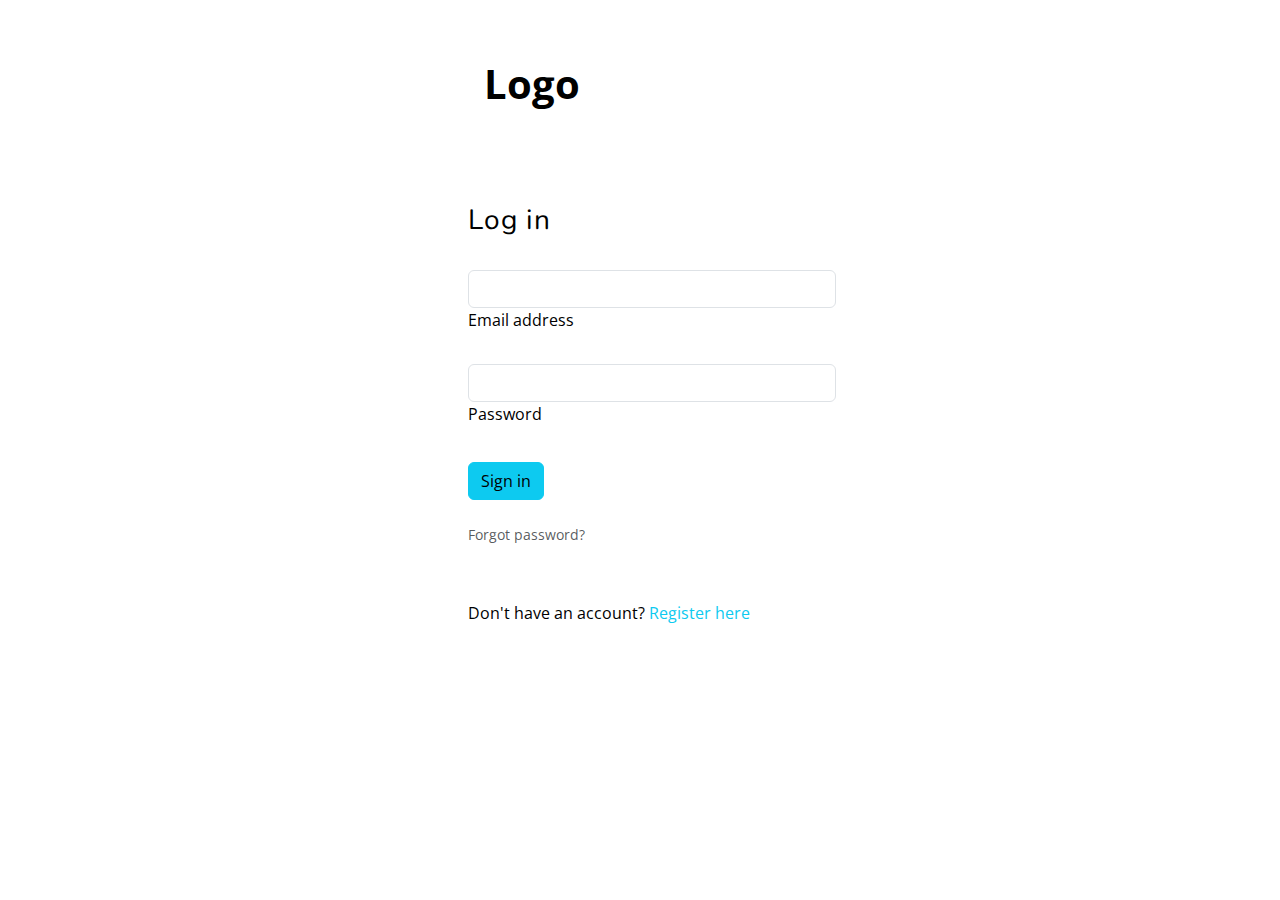
<file: login.html>
<!DOCTYPE html>
<html lang="en">
    <head>
        <meta charset="utf-8">
        <meta content="width=device-width, initial-scale=1.0" name="viewport">
      
        <title>GibioniK</title>
        <meta content="" name="description">
        <meta content="" name="keywords">
      
        <!-- Favicons -->
        <link href="assets/img/apple-touch-icon.png" rel="apple-touch-icon">
      
        <!-- Google Fonts -->
        <link href="https://fonts.googleapis.com/css?family=Open+Sans:300,300i,400,400i,600,600i,700,700i|Nunito:300,300i,400,400i,600,600i,700,700i|Poppins:300,300i,400,400i,500,500i,600,600i,700,700i" rel="stylesheet">
      
        <!-- Vendor CSS Files -->
        <link href="assets/vendor/aos/aos.css" rel="stylesheet">
        <link href="assets/vendor/bootstrap/css/bootstrap.min.css" rel="stylesheet">
        <link href="assets/vendor/bootstrap-icons/bootstrap-icons.css" rel="stylesheet">
        <link href="assets/vendor/glightbox/css/glightbox.min.css" rel="stylesheet">
        <link href="assets/vendor/remixicon/remixicon.css" rel="stylesheet">
        <link href="assets/vendor/swiper/swiper-bundle.min.css" rel="stylesheet">
      
        <!-- Template Main CSS File -->
        <link href="assets/css/style.css" rel="stylesheet">
    <link rel="shortcut icon" href="favicon.png" type="image/x-icon">

        <style>
            .bg-image-vertical {
position: relative;
overflow: hidden;
background-repeat: no-repeat;
background-position: right center;
background-size: auto 100%;
}

@media (min-width: 1025px) {
.h-custom-2 {
height: 100%;
}
}
        </style>
      </head>
<body>

    <div class="container">
        <div class="d-flex justify-content-center">
            <section class="vh-100">
                <div class="container-fluid">
                  <div class="row">
                    <div class="col-sm-12 text-black">
              
                      <div class="px-5 ms-xl-4">
                        <i class="fas fa-crow fa-2x me-3 pt-5 mt-xl-4" style="color: #709085;"></i>
                        <span class="h1 fw-bold mb-0">Logo</span>
                      </div>
              
                      <div class="d-flex align-items-center h-custom-2 px-5 ms-xl-4 mt-5 pt-5 pt-xl-0 mt-xl-n5">
              
                        <form style="width: 23rem;">
              
                          <h3 class="fw-normal mb-3 pb-3" style="letter-spacing: 1px;">Log in</h3>
              
                          <div class="form-outline mb-4">
                            <input type="email" id="form2Example18" class="form-control " />
                            <label class="form-label" for="form2Example18">Email address</label>
                          </div>
              
                          <div class="form-outline mb-4">
                            <input type="password" id="form2Example28" class="form-control" />
                            <label class="form-label" for="form2Example28">Password</label>
                          </div>
              
                          <div class="pt-1 mb-4">
                            <button class="btn btn-info" type="button">Sign in</button>
                          </div>
              
                          <p class="small mb-5 pb-lg-2"><a class="text-muted" href="#!">Forgot password?</a></p>
                          <p>Don't have an account? <a href="/register.html" class="link-info">Register here</a></p>
              
                        </form>
              
                      </div>
              
                    </div>
                    <!-- <div class="col-sm-6 px-0 d-none d-sm-block">
                      <img src="https://mdbcdn.b-cdn.net/img/Photos/new-templates/bootstrap-login-form/img3.webp"
                        alt="Login image" class="w-100 vh-100" style="object-fit: cover; object-position: left;">
                    </div> -->
                  </div>
                </div>
              </section>
        </div>
    </div>
  

         <!-- Vendor JS Files -->
    <script src="assets/vendor/purecounter/purecounter_vanilla.js"></script>
    <script src="assets/vendor/aos/aos.js"></script>
    <script src="assets/vendor/bootstrap/js/bootstrap.bundle.min.js"></script>
    <script src="assets/vendor/glightbox/js/glightbox.min.js"></script>
    <script src="assets/vendor/isotope-layout/isotope.pkgd.min.js"></script>
    <script src="assets/vendor/swiper/swiper-bundle.min.js"></script>
    <script src="assets/vendor/php-email-form/validate.js"></script>

    <!-- Template Main JS File -->
    <script src="assets/js/main.js"></script>
</body>
</html>
</file>
<file: assets/css/style.css>
/**
* Template Name: FlexStart
* Updated: Sep 18 2023 with Bootstrap v5.3.2
* Template URL: https://bootstrapmade.com/flexstart-bootstrap-startup-template/
* Author: BootstrapMade.com
* License: https://bootstrapmade.com/license/
*/

/*--------------------------------------------------------------
# General
--------------------------------------------------------------*/

.progress-bar {
  width: 0;
  -webkit-animation: progress 1.5s ease-in-out forwards;
          animation: progress 1.5s ease-in-out forwards;
}
.progress-bar .title {
  opacity: 0;
  -webkit-animation: show 0.35s forwards ease-in-out 0.5s;
          animation: show 0.35s forwards ease-in-out 0.5s;
}

@-webkit-keyframes progress {
  from {
    width: 0;
  }
  to {
    width: 100%;
  }
}

@keyframes progress {
  from {
    width: 0;
  }
  to {
    width: 100%;
  }
}
@-webkit-keyframes show {
  from {
    opacity: 0;
  }
  to {
    opacity: 1;
  }
}
@keyframes show {
  from {
    opacity: 0;
  }
  to {
    opacity: 1;
  }
}
:root {
  scroll-behavior: smooth;
}
.counter-percent {
  padding-right: 5px;
}

.counter-percent::after {
  content: '%';
}


.plus-symbol {
  padding-right: 5px;
}

.plus-symbol::after {
  content: '+';
}

body {
  font-family: "Open Sans", sans-serif;
  color: #444444;
}

a {
  color: #4154f1;
  text-decoration: none;
}

a:hover {
  color: #717ff5;
  text-decoration: none;
}

h1,
h2,
h3,
h4,
h5,
h6 {
  font-family: "Nunito", sans-serif;
}

/*--------------------------------------------------------------
# Sections
--------------------------------------------------------------*/
section {
  padding: 60px 0;
  overflow: hidden;
}

.section-header {
  text-align: center;
  padding-bottom: 40px;
}

.section-header h2 {
  font-size: 13px;
  letter-spacing: 1px;
  font-weight: 700;
  margin: 0;
  color: #4154f1;
  text-transform: uppercase;
}

.section-header p {
  margin: 10px 0 0 0;
  padding: 0;
  font-size: 38px;
  line-height: 42px;
  font-weight: 700;
  color: #012970;
}

@media (max-width: 768px) {
  .section-header p {
    font-size: 28px;
    line-height: 32px;
  }
}

/*--------------------------------------------------------------
# Breadcrumbs
--------------------------------------------------------------*/
.breadcrumbs {
  padding: 15px 0;
  background: #012970;
  min-height: 40px;
  margin-top: 82px;
  color: #fff;
}

@media (max-width: 992px) {
  .breadcrumbs {
    margin-top: 57px;
  }
}

.breadcrumbs h2 {
  font-size: 28px;
  font-weight: 500;
}

.breadcrumbs ol {
  display: flex;
  flex-wrap: wrap;
  list-style: none;
  padding: 0 0 10px 0;
  margin: 0;
  font-size: 14px;
}

.breadcrumbs ol a {
  color: #fff;
  transition: 0.3s;
}

.breadcrumbs ol a:hover {
  text-decoration: underline;
}

.breadcrumbs ol li+li {
  padding-left: 10px;
}

.breadcrumbs ol li+li::before {
  display: inline-block;
  padding-right: 10px;
  color: #8894f6;
  content: "/";
}

/*--------------------------------------------------------------
# Back to top button
--------------------------------------------------------------*/
.back-to-top {
  position: fixed;
  visibility: hidden;
  opacity: 0;
  right: 15px;
  bottom: 15px;
  z-index: 99999;
  background: #4154f1;
  width: 40px;
  height: 40px;
  border-radius: 4px;
  transition: all 0.4s;
}

.back-to-top i {
  font-size: 24px;
  color: #fff;
  line-height: 0;
}

.back-to-top:hover {
  background: #6776f4;
  color: #fff;
}

.back-to-top.active {
  visibility: visible;
  opacity: 1;
}

/*--------------------------------------------------------------
# Disable aos animation delay on mobile devices
--------------------------------------------------------------*/
@media screen and (max-width: 768px) {
  [data-aos-delay] {
    transition-delay: 0 !important;
  }
}

/*--------------------------------------------------------------
# Header
--------------------------------------------------------------*/
.header {
  transition: all 0.5s;
  z-index: 997;
  padding: 20px 0;
}

.header.header-scrolled {
  background: #fff;
  padding: 15px 0;
  box-shadow: 0px 2px 20px rgba(1, 41, 112, 0.1);
}

.header .logo {
  line-height: 0;
}

.header .logo img {
  max-height: 40px;
  margin-right: 6px;
}

.header .logo span {
  font-size: 30px;
  font-weight: 700;
  letter-spacing: 1px;
  color: #012970;
  font-family: "Nunito", sans-serif;
  margin-top: 3px;
}

/*--------------------------------------------------------------
# Navigation Menu
--------------------------------------------------------------*/
/**
* Desktop Navigation 
*/
.navbar {
  padding: 0;
}

.navbar ul {
  margin: 0;
  padding: 0;
  display: flex;
  list-style: none;
  align-items: center;
}

.navbar li {
  position: relative;
}

.navbar a,
.navbar a:focus {
  display: flex;
  align-items: center;
  justify-content: space-between;
  padding: 10px 0 10px 30px;
  font-family: "Nunito", sans-serif;
  font-size: 16px;
  font-weight: 700;
  color: #013289;
  white-space: nowrap;
  transition: 0.3s;
}

.navbar a i,
.navbar a:focus i {
  font-size: 12px;
  line-height: 0;
  margin-left: 5px;
}

.navbar a:hover,
.navbar .active,
.navbar .active:focus,
.navbar li:hover>a {
  color: #4154f1;
}

.navbar .getstarted,
.navbar .getstarted:focus {
  background: #4154f1;
  padding: 8px 20px;
  margin-left: 30px;
  border-radius: 4px;
  color: #fff;
}

.navbar .getstarted:hover,
.navbar .getstarted:focus:hover {
  color: #fff;
  background: #5969f3;
}

.navbar .dropdown ul {
  display: block;
  position: absolute;
  left: 14px;
  top: calc(100% + 30px);
  margin: 0;
  padding: 10px 0;
  z-index: 99;
  opacity: 0;
  visibility: hidden;
  background: #fff;
  box-shadow: 0px 0px 30px rgba(127, 137, 161, 0.25);
  transition: 0.3s;
  border-radius: 4px;
}

.navbar .dropdown ul li {
  min-width: 200px;
}

.navbar .dropdown ul a {
  padding: 10px 20px;
  font-size: 15px;
  text-transform: none;
  font-weight: 600;
}

.navbar .dropdown ul a i {
  font-size: 12px;
}

.navbar .dropdown ul a:hover,
.navbar .dropdown ul .active:hover,
.navbar .dropdown ul li:hover>a {
  color: #4154f1;
}

.navbar .dropdown:hover>ul {
  opacity: 1;
  top: 100%;
  visibility: visible;
}

.navbar .megamenu {
  position: static;
}

.navbar .megamenu ul {
  margin-top: 5px;
  right: 0;
  padding: 10px;
  display: flex;
}

.navbar .megamenu ul li {
  flex: 1;
}

.navbar .megamenu ul li a,
.navbar .megamenu ul li:hover>a {
  color: #013289;
}

.navbar .megamenu ul li a:hover,
.navbar .megamenu ul li .active,
.navbar .megamenu ul li .active:hover {
  color: #4154f1;
}

.navbar .dropdown .dropdown ul {
  top: 0;
  left: calc(100% - 30px);
  visibility: hidden;
}

.navbar .dropdown .dropdown:hover>ul {
  opacity: 1;
  top: 0;
  left: 100%;
  visibility: visible;
}

@media (max-width: 1366px) {
  .navbar .dropdown .dropdown ul {
    left: -90%;
  }

  .navbar .dropdown .dropdown:hover>ul {
    left: -100%;
  }
}

/**
* Mobile Navigation 
*/
.mobile-nav-toggle {
  color: #012970;
  font-size: 28px;
  cursor: pointer;
  display: none;
  line-height: 0;
  transition: 0.5s;
}

.mobile-nav-toggle.bi-x {
  color: #fff;
}

@media (max-width: 1200px) {
  .mobile-nav-toggle {
    display: block;
  }

  .navbar ul {
    display: none;
  }
}

.navbar-mobile {
  position: fixed;
  overflow: hidden;
  top: 0;
  right: 0;
  left: 0;
  bottom: 0;
  background: rgba(1, 22, 61, 0.9);
  transition: 0.3s;
}

.navbar-mobile .mobile-nav-toggle {
  position: absolute;
  top: 15px;
  right: 15px;
}

.navbar-mobile ul {
  display: block;
  position: absolute;
  top: 55px;
  right: 15px;
  bottom: 15px;
  left: 15px;
  padding: 10px 0;
  border-radius: 10px;
  background-color: #fff;
  overflow-y: auto;
  transition: 0.3s;
}

.navbar-mobile a,
.navbar-mobile a:focus {
  padding: 10px 20px;
  font-size: 15px;
  color: #012970;
}

.navbar-mobile a:hover,
.navbar-mobile .active,
.navbar-mobile li:hover>a {
  color: #4154f1;
}

.navbar-mobile .getstarted,
.navbar-mobile .getstarted:focus {
  margin: 15px;
}

.navbar-mobile .dropdown ul {
  position: static;
  display: none;
  margin: 10px 20px;
  padding: 10px 0;
  z-index: 99;
  opacity: 1;
  visibility: visible;
  background: #fff;
  box-shadow: 0px 0px 30px rgba(127, 137, 161, 0.25);
}

.navbar-mobile .dropdown ul li {
  min-width: 200px;
}

.navbar-mobile .dropdown ul a {
  padding: 10px 20px;
}

.navbar-mobile .dropdown ul a i {
  font-size: 12px;
}

.navbar-mobile .dropdown ul a:hover,
.navbar-mobile .dropdown ul .active:hover,
.navbar-mobile .dropdown ul li:hover>a {
  color: #4154f1;
}

.navbar-mobile .dropdown>.dropdown-active {
  display: block;
}

/*--------------------------------------------------------------
# Hero Section
--------------------------------------------------------------*/
.hero {
  width: 100%;
  height: 100vh;
  background: url(../img/hero-bg.png) top center no-repeat;
  background-size: cover;
}

.hero h1 {
  margin: 0;
  font-size: 48px;
  font-weight: 700;
  color: #012970;
}

.hero h2 {
  color: #444444;
  margin: 15px 0 0 0;
  font-size: 26px;
}

.hero .btn-get-started {
  margin-top: 30px;
  line-height: 0;
  padding: 15px 40px;
  border-radius: 4px;
  transition: 0.5s;
  color: #fff;
  background: #4154f1;
  box-shadow: 0px 5px 30px rgba(65, 84, 241, 0.4);
}

.hero .btn-get-started span {
  font-family: "Nunito", sans-serif;
  font-weight: 600;
  font-size: 16px;
  letter-spacing: 1px;
}

.hero .btn-get-started i {
  margin-left: 5px;
  font-size: 18px;
  transition: 0.3s;
}

.hero .btn-get-started:hover i {
  transform: translateX(5px);
}

.hero .hero-img {
  text-align: right;
}

@media (min-width: 1024px) {
  .hero {
    background-attachment: fixed;
  }
}

@media (max-width: 991px) {
  .hero {
    height: auto;
    padding: 120px 0 60px 0;
  }

  .hero .hero-img {
    text-align: center;
    margin-top: 80px;
  }

  .hero .hero-img img {
    width: 80%;
  }
}

@media (max-width: 768px) {
  .hero {
    text-align: center;
  }

  .hero h1 {
    font-size: 32px;
  }

  .hero h2 {
    font-size: 24px;
  }

  .hero .hero-img img {
    width: 100%;
  }
}

/*--------------------------------------------------------------
# Index Page
--------------------------------------------------------------*/
/*--------------------------------------------------------------
# About
--------------------------------------------------------------*/
.about .content {
  background-color: #f6f9ff;
  padding: 40px;
}

.about h3 {
  font-size: 14px;
  font-weight: 700;
  color: #4154f1;
  text-transform: uppercase;
}

.about h2 {
  font-size: 24px;
  font-weight: 700;
  color: #012970;
}

.about p {
  margin: 15px 0 30px 0;
  line-height: 24px;
}

.about .btn-read-more {
  line-height: 0;
  padding: 15px 40px;
  border-radius: 4px;
  transition: 0.5s;
  color: #fff;
  background: #4154f1;
  box-shadow: 0px 5px 25px rgba(65, 84, 241, 0.3);
}

.about .btn-read-more span {
  font-family: "Nunito", sans-serif;
  font-weight: 600;
  font-size: 16px;
  letter-spacing: 1px;
}

.about .btn-read-more i {
  margin-left: 5px;
  font-size: 18px;
  transition: 0.3s;
}

.about .btn-read-more:hover i {
  transform: translateX(5px);
}

/*--------------------------------------------------------------
# Values
--------------------------------------------------------------*/
.values .box {
  padding: 30px;
  box-shadow: 0px 0 5px rgba(1, 41, 112, 0.08);
  text-align: center;
  transition: 0.3s;
  height: 100%;
}

.values .box img {
  padding: 34px 6px;
  transition: 0.5s;
  transform: scale(1.1);
}

.values .box h3 {
  font-size: 24px;
  color: #012970;
  font-weight: 700;
  margin-bottom: 18px;
}

.values .box:hover {
  box-shadow: 0px 0 30px rgba(1, 41, 112, 0.08);
}

.values .box:hover img {
  transform: scale(1);
}

/*--------------------------------------------------------------
# Counts
--------------------------------------------------------------*/
.counts {
  padding: 70px 0 60px;
}

.counts .count-box {
  display: flex;
  align-items: center;
  padding: 30px;
  width: 100%;
  background: #fff;
  box-shadow: 0px 0 30px rgba(1, 41, 112, 0.08);
}

.counts .count-box i {
  font-size: 42px;
  line-height: 0;
  margin-right: 20px;
  color: #4154f1;
}

.counts .count-box span {
  font-size: 36px;
  display: block;
  font-weight: 600;
  color: #0b198f;
}

.counts .count-box p {
  padding: 0;
  margin: 0;
  font-family: "Nunito", sans-serif;
  font-size: 14px;
}

/*--------------------------------------------------------------
# Features
--------------------------------------------------------------*/
.features .feature-box {
  padding: 24px 20px;
  box-shadow: 0px 0 30px rgba(1, 41, 112, 0.08);
  transition: 0.3s;
  height: 100%;
}

.features .feature-box h3 {
  font-size: 18px;
  color: #012970;
  font-weight: 700;
  margin: 0;
}

.features .feature-box i {
  line-height: 0;
  background: #ecf3ff;
  padding: 4px;
  margin-right: 10px;
  font-size: 24px;
  border-radius: 3px;
  transition: 0.3s;
}

.features .feature-box:hover i {
  background: #4154f1;
  color: #fff;
}

.features .feture-tabs {
  margin-top: 120px;
}

.features .feture-tabs h3 {
  color: #012970;
  font-weight: 700;
  font-size: 32px;
  margin-bottom: 10px;
}

@media (max-width: 768px) {
  .features .feture-tabs h3 {
    font-size: 28px;
  }
}

.features .feture-tabs .nav-pills {
  border-bottom: 1px solid #eee;
}

.features .feture-tabs .nav-link {
  background: none;
  text-transform: uppercase;
  font-size: 15px;
  font-weight: 600;
  color: #012970;
  padding: 12px 0;
  margin-right: 25px;
  margin-bottom: -2px;
  border-radius: 0;
}

.features .feture-tabs .nav-link.active {
  color: #4154f1;
  border-bottom: 3px solid #4154f1;
}

.features .feture-tabs .tab-content h4 {
  font-size: 18px;
  margin: 0;
  font-weight: 700;
  color: #012970;
}

.features .feture-tabs .tab-content i {
  font-size: 24px;
  line-height: 0;
  margin-right: 8px;
  color: #4154f1;
}

.features .feature-icons {
  margin-top: 120px;
}

.features .feature-icons h3 {
  color: #012970;
  font-weight: 700;
  font-size: 32px;
  margin-bottom: 20px;
  text-align: center;
}

@media (max-width: 768px) {
  .features .feature-icons h3 {
    font-size: 28px;
  }
}

.features .feature-icons .content .icon-box {
  display: flex;
}

.features .feature-icons .content .icon-box h4 {
  font-size: 20px;
  font-weight: 700;
  margin: 0 0 10px 0;
  color: #012970;
}

.features .feature-icons .content .icon-box i {
  font-size: 44px;
  line-height: 44px;
  color: #0245bc;
  margin-right: 15px;
}

.features .feature-icons .content .icon-box p {
  font-size: 15px;
  color: #848484;
}

/*--------------------------------------------------------------
# Services
--------------------------------------------------------------*/
.services .service-box {
  box-shadow: 0px 0 30px rgba(1, 41, 112, 0.08);
  height: 100%;
  padding: 60px 30px;
  text-align: center;
  transition: 0.3s;
  border-radius: 5px;
}

.services .service-box .icon {
  font-size: 36px;
  padding: 40px 20px;
  border-radius: 4px;
  position: relative;
  margin-bottom: 25px;
  display: inline-block;
  line-height: 0;
  transition: 0.3s;
}

.services .service-box h3 {
  color: #444444;
  font-weight: 700;
}

.services .service-box .read-more {
  display: inline-flex;
  align-items: center;
  justify-content: center;
  font-weight: 600;
  font-size: 16px;
  padding: 8px 20px;
}

.services .service-box .read-more i {
  line-height: 0;
  margin-left: 5px;
  font-size: 18px;
}

.services .service-box.blue {
  border-bottom: 3px solid #2db6fa;
}

.services .service-box.blue .icon {
  color: #2db6fa;
  background: #dbf3fe;
}

.services .service-box.blue .read-more {
  color: #2db6fa;
}

.services .service-box.blue:hover {
  background: #2db6fa;
}

.services .service-box.orange {
  border-bottom: 3px solid #f68c09;
}

.services .service-box.orange .icon {
  color: #f68c09;
  background: #fde3c4;
}

.services .service-box.orange .read-more {
  color: #f68c09;
}

.services .service-box.orange:hover {
  background: #f68c09;
}

.services .service-box.green {
  border-bottom: 3px solid #08da4e;
}

.services .service-box.green .icon {
  color: #08da4e;
  background: #cffddf;
}

.services .service-box.green .read-more {
  color: #08da4e;
}

.services .service-box.green:hover {
  background: #08da4e;
}

.services .service-box.red {
  border-bottom: 3px solid #e9222c;
}

.services .service-box.red .icon {
  color: #e9222c;
  background: #fef7f8;
}

.services .service-box.red .read-more {
  color: #e9222c;
}

.services .service-box.red:hover {
  background: #e9222c;
}

.services .service-box.purple {
  border-bottom: 3px solid #b50edf;
}

.services .service-box.purple .icon {
  color: #b50edf;
  background: #f8e4fd;
}

.services .service-box.purple .read-more {
  color: #b50edf;
}

.services .service-box.purple:hover {
  background: #b50edf;
}

.services .service-box.pink {
  border-bottom: 3px solid #f51f9c;
}

.services .service-box.pink .icon {
  color: #f51f9c;
  background: #feecf7;
}

.services .service-box.pink .read-more {
  color: #f51f9c;
}

.services .service-box.pink:hover {
  background: #f51f9c;
}

.services .service-box:hover h3,
.services .service-box:hover p,
.services .service-box:hover .read-more {
  color: #fff;
}

.services .service-box:hover .icon {
  background: #fff;
}

/*--------------------------------------------------------------
# Pricing
--------------------------------------------------------------*/
.pricing .box {
  padding: 40px 20px;
  background: #fff;
  text-align: center;
  box-shadow: 0px 0 30px rgba(1, 41, 112, 0.08);
  border-radius: 4px;
  position: relative;
  overflow: hidden;
  transition: 0.3s;
}

.pricing .box:hover {
  transform: scale(1.1);
  box-shadow: 0px 0 30px rgba(1, 41, 112, 0.1);
}

.pricing h3 {
  font-weight: 700;
  font-size: 18px;
  margin-bottom: 15px;
}

.pricing .price {
  font-size: 36px;
  color: #444444;
  font-weight: 600;
  font-family: "Poppins", sans-serif;
}

.pricing .price sup {
  font-size: 20px;
  top: -15px;
  left: -3px;
}

.pricing .price span {
  color: #bababa;
  font-size: 16px;
  font-weight: 300;
}

.pricing img {
  padding: 30px 40px;
}

.pricing ul {
  padding: 0;
  list-style: none;
  color: #444444;
  text-align: center;
  line-height: 26px;
  font-size: 16px;
  margin-bottom: 25px;
}

.pricing ul li {
  padding-bottom: 10px;
}

.pricing ul .na {
  color: #ccc;
  text-decoration: line-through;
}

.pricing .btn-buy {
  display: inline-block;
  padding: 8px 40px 10px 40px;
  border-radius: 50px;
  color: #4154f1;
  transition: none;
  font-size: 16px;
  font-weight: 400;
  font-family: "Nunito", sans-serif;
  font-weight: 600;
  transition: 0.3s;
  border: 1px solid #4154f1;
}

.pricing .btn-buy:hover {
  background: #4154f1;
  color: #fff;
}

.pricing .featured {
  width: 200px;
  position: absolute;
  top: 18px;
  right: -68px;
  transform: rotate(45deg);
  z-index: 1;
  font-size: 14px;
  padding: 1px 0 3px 0;
  background: #4154f1;
  color: #fff;
}

/*--------------------------------------------------------------
# F.A.Q
--------------------------------------------------------------*/
.faq .accordion-collapse {
  border: 0;
}

.faq .accordion-button {
  padding: 15px 15px 20px 0;
  font-weight: 600;
  border: 0;
  font-size: 18px;
  color: #444444;
  text-align: left;
}

.faq .accordion-button:focus {
  box-shadow: none;
}

.faq .accordion-button:not(.collapsed) {
  background: none;
  color: #4154f1;
  border-bottom: 0;
}

.faq .accordion-body {
  padding: 0 0 25px 0;
  border: 0;
}

/*--------------------------------------------------------------
# Portfolio
--------------------------------------------------------------*/
.portfolio #portfolio-flters {
  padding: 0;
  margin: 0 auto 25px auto;
  list-style: none;
  text-align: center;
  background: white;
  border-radius: 50px;
  padding: 2px 15px;
}

.portfolio #portfolio-flters li {
  cursor: pointer;
  display: inline-block;
  padding: 8px 20px 10px 20px;
  font-size: 15px;
  font-weight: 600;
  line-height: 1;
  color: #444444;
  margin: 0 4px 8px 4px;
  transition: 0.3s;
  border-radius: 50px;
  border: 1px solid #fff;
}

.portfolio #portfolio-flters li:hover,
.portfolio #portfolio-flters li.filter-active {
  color: #4154f1;
  border-color: #4154f1;
}

.portfolio #portfolio-flters li:last-child {
  margin-right: 0;
}

.portfolio .portfolio-wrap {
  transition: 0.3s;
  position: relative;
  overflow: hidden;
  z-index: 1;
  background: rgba(255, 255, 255, 0.75);
}

.portfolio .portfolio-wrap::before {
  content: "";
  background: rgba(255, 255, 255, 0.75);
  position: absolute;
  left: 30px;
  right: 30px;
  top: 30px;
  bottom: 30px;
  transition: all ease-in-out 0.3s;
  z-index: 2;
  opacity: 0;
}

.portfolio .portfolio-wrap img {
  transition: 1s;
}

.portfolio .portfolio-wrap .portfolio-info {
  opacity: 0;
  position: absolute;
  top: 0;
  left: 0;
  right: 0;
  bottom: 0;
  text-align: center;
  z-index: 3;
  transition: all ease-in-out 0.3s;
  display: flex;
  flex-direction: column;
  justify-content: center;
  align-items: center;
}

.portfolio .portfolio-wrap .portfolio-info::before {
  display: block;
  content: "";
  width: 48px;
  height: 48px;
  position: absolute;
  top: 35px;
  left: 35px;
  border-top: 3px solid rgba(1, 41, 112, 0.2);
  border-left: 3px solid rgba(1, 41, 112, 0.2);
  transition: all 0.5s ease 0s;
  z-index: 9994;
}

.portfolio .portfolio-wrap .portfolio-info::after {
  display: block;
  content: "";
  width: 48px;
  height: 48px;
  position: absolute;
  bottom: 35px;
  right: 35px;
  border-bottom: 3px solid rgba(1, 41, 112, 0.2);
  border-right: 3px solid rgba(1, 41, 112, 0.2);
  transition: all 0.5s ease 0s;
  z-index: 9994;
}

.portfolio .portfolio-wrap .portfolio-info h4 {
  font-size: 20px;
  color: #012970;
  font-weight: 700;
}

.portfolio .portfolio-wrap .portfolio-info p {
  color: #012970;
  font-weight: 600;
  font-size: 14px;
  text-transform: uppercase;
  padding: 0;
  margin: 0;
}

.portfolio .portfolio-wrap .portfolio-links {
  text-align: center;
  z-index: 4;
}

.portfolio .portfolio-wrap .portfolio-links a {
  color: #fff;
  background: #4154f1;
  margin: 10px 2px;
  width: 36px;
  height: 36px;
  display: inline-flex;
  align-items: center;
  justify-content: center;
  border-radius: 50%;
  transition: 0.3s;
}

.portfolio .portfolio-wrap .portfolio-links a i {
  font-size: 24px;
  line-height: 0;
}

.portfolio .portfolio-wrap .portfolio-links a:hover {
  background: #5969f3;
}

.portfolio .portfolio-wrap:hover img {
  transform: scale(1.1);
}

.portfolio .portfolio-wrap:hover::before {
  top: 0;
  left: 0;
  right: 0;
  bottom: 0;
  opacity: 1;
}

.portfolio .portfolio-wrap:hover .portfolio-info {
  opacity: 1;
}

.portfolio .portfolio-wrap:hover .portfolio-info::before {
  top: 15px;
  left: 15px;
}

.portfolio .portfolio-wrap:hover .portfolio-info::after {
  bottom: 15px;
  right: 15px;
}

/*--------------------------------------------------------------
# Portfolio Details
--------------------------------------------------------------*/
.portfolio-details {
  padding-top: 40px;
}

.portfolio-details .portfolio-details-slider img {
  width: 100%;
}

.portfolio-details .portfolio-details-slider .swiper-pagination {
  margin-top: 20px;
  position: relative;
}

.portfolio-details .portfolio-details-slider .swiper-pagination .swiper-pagination-bullet {
  width: 12px;
  height: 12px;
  background-color: #fff;
  opacity: 1;
  border: 1px solid #4154f1;
}

.portfolio-details .portfolio-details-slider .swiper-pagination .swiper-pagination-bullet-active {
  background-color: #4154f1;
}

.portfolio-details .portfolio-info {
  padding: 30px;
  box-shadow: 0px 0 30px rgba(1, 41, 112, 0.08);
}

.portfolio-details .portfolio-info h3 {
  font-size: 22px;
  font-weight: 700;
  margin-bottom: 20px;
  padding-bottom: 20px;
  border-bottom: 1px solid #eee;
}

.portfolio-details .portfolio-info ul {
  list-style: none;
  padding: 0;
  font-size: 15px;
}

.portfolio-details .portfolio-info ul li+li {
  margin-top: 10px;
}

.portfolio-details .portfolio-description {
  padding-top: 30px;
}

.portfolio-details .portfolio-description h2 {
  font-size: 26px;
  font-weight: 700;
  margin-bottom: 20px;
}

.portfolio-details .portfolio-description p {
  padding: 0;
}

/*--------------------------------------------------------------
# Testimonials
--------------------------------------------------------------*/
.testimonials .testimonial-item {
  box-sizing: content-box;
  padding: 30px;
  margin: 40px 30px;
  box-shadow: 0px 0 20px rgba(1, 41, 112, 0.1);
  background: #fff;
  min-height: 320px;
  display: flex;
  flex-direction: column;
  text-align: center;
  transition: 0.3s;
}

.testimonials .testimonial-item .stars {
  margin-bottom: 15px;
}

.testimonials .testimonial-item .stars i {
  color: #ffc107;
  margin: 0 1px;
}

.testimonials .testimonial-item .testimonial-img {
  width: 90px;
  border-radius: 50%;
  border: 4px solid #fff;
  margin: 0 auto;
}

.testimonials .testimonial-item h3 {
  font-size: 18px;
  font-weight: bold;
  margin: 10px 0 5px 0;
  color: #111;
}

.testimonials .testimonial-item h4 {
  font-size: 14px;
  color: #999;
  margin: 0;
}

.testimonials .testimonial-item p {
  font-style: italic;
  margin: 0 auto 15px auto;
}

.testimonials .swiper-pagination {
  margin-top: 20px;
  position: relative;
}

.testimonials .swiper-pagination .swiper-pagination-bullet {
  width: 12px;
  height: 12px;
  background-color: #fff;
  opacity: 1;
  border: 1px solid #4154f1;
}

.testimonials .swiper-pagination .swiper-pagination-bullet-active {
  background-color: #4154f1;
}

.testimonials .swiper-slide {
  opacity: 0.3;
}

@media (max-width: 1199px) {
  .testimonials .swiper-slide-active {
    opacity: 1;
  }

  .testimonials .swiper-pagination {
    margin-top: 0;
  }
}

@media (min-width: 1200px) {
  .testimonials .swiper-slide-next {
    opacity: 1;
    transform: scale(1.12);
  }
}

/*--------------------------------------------------------------
# Team
--------------------------------------------------------------*/
.team {
  background: #fff;
  padding: 60px 0;
}

.team .member {
  overflow: hidden;
  text-align: center;
  border-radius: 5px;
  background: #fff;
  box-shadow: 0px 0 30px rgba(1, 41, 112, 0.08);
  transition: 0.3s;
}

.team .member .member-img {
  position: relative;
  overflow: hidden;
}

.team .member .member-img:after {
  position: absolute;
  content: "";
  left: 0;
  bottom: 0;
  height: 100%;
  width: 100%;
  background: url(../img/team-shape.svg) no-repeat center bottom;
  background-size: contain;
  z-index: 1;
}

.team .member .social {
  position: absolute;
  right: -100%;
  top: 30px;
  opacity: 0;
  border-radius: 4px;
  transition: 0.5s;
  background: rgba(255, 255, 255, 0.3);
  z-index: 2;
}

.team .member .social a {
  transition: color 0.3s;
  color: rgba(1, 41, 112, 0.5);
  margin: 15px 12px;
  display: block;
  line-height: 0;
  text-align: center;
}

.team .member .social a:hover {
  color: rgba(1, 41, 112, 0.8);
}

.team .member .social i {
  font-size: 18px;
}

.team .member .member-info {
  padding: 10px 15px 20px 15px;
}

.team .member .member-info h4 {
  font-weight: 700;
  margin-bottom: 5px;
  font-size: 20px;
  color: #012970;
}

.team .member .member-info span {
  display: block;
  font-size: 14px;
  font-weight: 400;
  color: #aaaaaa;
}

.team .member .member-info p {
  font-style: italic;
  font-size: 14px;
  padding-top: 15px;
  line-height: 26px;
  color: #5e5e5e;
}

.team .member:hover {
  transform: scale(1.08);
  box-shadow: 0px 0 30px rgba(1, 41, 112, 0.1);
}

.team .member:hover .social {
  right: 8px;
  opacity: 1;
}

/*--------------------------------------------------------------
# Clients
--------------------------------------------------------------*/
.clients .clients-slider .swiper-slide img {
  opacity: 0.5;
  transition: 0.3s;
}

.clients .clients-slider .swiper-slide img:hover {
  opacity: 1;
}

.clients .clients-slider .swiper-pagination {
  margin-top: 20px;
  position: relative;
}

.clients .clients-slider .swiper-pagination .swiper-pagination-bullet {
  width: 12px;
  height: 12px;
  background-color: #fff;
  opacity: 1;
  border: 1px solid #4154f1;
}

.clients .clients-slider .swiper-pagination .swiper-pagination-bullet-active {
  background-color: #4154f1;
}

/*--------------------------------------------------------------
# Recent Blog Posts
--------------------------------------------------------------*/
.recent-blog-posts .post-box {
  box-shadow: 0px 0 30px rgba(1, 41, 112, 0.08);
  transition: 0.3s;
  height: 100%;
  overflow: hidden;
  padding: 30px;
  border-radius: 8px;
  position: relative;
  display: flex;
  flex-direction: column;
}

.recent-blog-posts .post-box .post-img {
  overflow: hidden;
  margin: -30px -30px 15px -30px;
  position: relative;
}

.recent-blog-posts .post-box .post-img img {
  transition: 0.5s;
}

.recent-blog-posts .post-box .post-date {
  font-size: 16px;
  font-weight: 600;
  color: rgba(1, 41, 112, 0.6);
  display: block;
  margin-bottom: 10px;
}

.recent-blog-posts .post-box .post-title {
  font-size: 24px;
  color: #012970;
  font-weight: 700;
  margin-bottom: 18px;
  position: relative;
  transition: 0.3s;
}

.recent-blog-posts .post-box .readmore {
  display: flex;
  align-items: center;
  font-weight: 600;
  line-height: 1;
  transition: 0.3s;
}

.recent-blog-posts .post-box .readmore i {
  line-height: 0;
  margin-left: 4px;
  font-size: 18px;
}

.recent-blog-posts .post-box:hover .post-title {
  color: #4154f1;
}

.recent-blog-posts .post-box:hover .post-img img {
  transform: rotate(6deg) scale(1.2);
}

/*--------------------------------------------------------------
# Contact
--------------------------------------------------------------*/
.contact .info-box {
  color: #444444;
  background: #fafbff;
  padding: 30px;
}

.contact .info-box i {
  font-size: 38px;
  line-height: 0;
  color: #4154f1;
}

.contact .info-box h3 {
  font-size: 20px;
  color: #012970;
  font-weight: 700;
  margin: 20px 0 10px 0;
}

.contact .info-box p {
  padding: 0;
  line-height: 24px;
  font-size: 14px;
  margin-bottom: 0;
}

.contact .php-email-form {
  background: #fafbff;
  padding: 30px;
  height: 100%;
}

.contact .php-email-form .error-message {
  display: none;
  color: #fff;
  background: #ed3c0d;
  text-align: left;
  padding: 15px;
  margin-bottom: 24px;
  font-weight: 600;
}

.contact .php-email-form .sent-message {
  display: none;
  color: #fff;
  background: #18d26e;
  text-align: center;
  padding: 15px;
  margin-bottom: 24px;
  font-weight: 600;
}

.contact .php-email-form .loading {
  display: none;
  background: #fff;
  text-align: center;
  padding: 15px;
  margin-bottom: 24px;
}

.contact .php-email-form .loading:before {
  content: "";
  display: inline-block;
  border-radius: 50%;
  width: 24px;
  height: 24px;
  margin: 0 10px -6px 0;
  border: 3px solid #18d26e;
  border-top-color: #eee;
  animation: animate-loading 1s linear infinite;
}

.contact .php-email-form input,
.contact .php-email-form textarea {
  border-radius: 0;
  box-shadow: none;
  font-size: 14px;
  border-radius: 0;
}

.contact .php-email-form input:focus,
.contact .php-email-form textarea:focus {
  border-color: #4154f1;
}

.contact .php-email-form input[type=text],
.contact .php-email-form input[type=email] {
  padding: 10px 15px;
}

.contact .php-email-form textarea {
  padding: 12px 15px;
}

.contact .php-email-form button[type=submit] {
  background: #4154f1;
  border: 0;
  padding: 10px 30px;
  color: #fff;
  transition: 0.4s;
  border-radius: 4px;
}

.contact .php-email-form button[type=submit]:hover {
  background: #5969f3;
}

@keyframes animate-loading {
  0% {
    transform: rotate(0deg);
  }

  100% {
    transform: rotate(360deg);
  }
}

/*--------------------------------------------------------------
# Blog
--------------------------------------------------------------*/
.blog {
  padding: 40px 0 20px 0;
}

.blog .entry {
  padding: 30px;
  margin-bottom: 60px;
  box-shadow: 0 4px 16px rgba(0, 0, 0, 0.1);
}

.blog .entry .entry-img {
  max-height: 440px;
  margin: -30px -30px 20px -30px;
  overflow: hidden;
}

.blog .entry .entry-title {
  font-size: 28px;
  font-weight: bold;
  padding: 0;
  margin: 0 0 20px 0;
}

.blog .entry .entry-title a {
  color: #012970;
  transition: 0.3s;
}

.blog .entry .entry-title a:hover {
  color: #4154f1;
}

.blog .entry .entry-meta {
  margin-bottom: 15px;
  color: #4084fd;
}

.blog .entry .entry-meta ul {
  display: flex;
  flex-wrap: wrap;
  list-style: none;
  align-items: center;
  padding: 0;
  margin: 0;
}

.blog .entry .entry-meta ul li+li {
  padding-left: 20px;
}

.blog .entry .entry-meta i {
  font-size: 16px;
  margin-right: 8px;
  line-height: 0;
}

.blog .entry .entry-meta a {
  color: #777777;
  font-size: 14px;
  display: inline-block;
  line-height: 1;
}

.blog .entry .entry-content p {
  line-height: 24px;
}

.blog .entry .entry-content .read-more {
  -moz-text-align-last: right;
  text-align-last: right;
}

.blog .entry .entry-content .read-more a {
  display: inline-block;
  background: #4154f1;
  color: #fff;
  padding: 6px 20px;
  transition: 0.3s;
  font-size: 14px;
  border-radius: 4px;
}

.blog .entry .entry-content .read-more a:hover {
  background: #5969f3;
}

.blog .entry .entry-content h3 {
  font-size: 22px;
  margin-top: 30px;
  font-weight: bold;
}

.blog .entry .entry-content blockquote {
  overflow: hidden;
  background-color: #fafafa;
  padding: 60px;
  position: relative;
  text-align: center;
  margin: 20px 0;
}

.blog .entry .entry-content blockquote p {
  color: #444444;
  line-height: 1.6;
  margin-bottom: 0;
  font-style: italic;
  font-weight: 500;
  font-size: 22px;
}

.blog .entry .entry-content blockquote::after {
  content: "";
  position: absolute;
  left: 0;
  top: 0;
  bottom: 0;
  width: 3px;
  background-color: #012970;
  margin-top: 20px;
  margin-bottom: 20px;
}

.blog .entry .entry-footer {
  padding-top: 10px;
  border-top: 1px solid #e6e6e6;
}

.blog .entry .entry-footer i {
  color: #0d64fd;
  display: inline;
}

.blog .entry .entry-footer a {
  color: #013289;
  transition: 0.3s;
}

.blog .entry .entry-footer a:hover {
  color: #4154f1;
}

.blog .entry .entry-footer .cats {
  list-style: none;
  display: inline;
  padding: 0 20px 0 0;
  font-size: 14px;
}

.blog .entry .entry-footer .cats li {
  display: inline-block;
}

.blog .entry .entry-footer .tags {
  list-style: none;
  display: inline;
  padding: 0;
  font-size: 14px;
}

.blog .entry .entry-footer .tags li {
  display: inline-block;
}

.blog .entry .entry-footer .tags li+li::before {
  padding-right: 6px;
  color: #6c757d;
  content: ",";
}

.blog .entry .entry-footer .share {
  font-size: 16px;
}

.blog .entry .entry-footer .share i {
  padding-left: 5px;
}

.blog .entry-single {
  margin-bottom: 30px;
}

.blog .blog-author {
  padding: 20px;
  margin-bottom: 30px;
  box-shadow: 0 4px 16px rgba(0, 0, 0, 0.1);
}

.blog .blog-author img {
  width: 120px;
  margin-right: 20px;
}

.blog .blog-author h4 {
  font-weight: 600;
  font-size: 22px;
  margin-bottom: 0px;
  padding: 0;
  color: #012970;
}

.blog .blog-author .social-links {
  margin: 0 10px 10px 0;
}

.blog .blog-author .social-links a {
  color: rgba(1, 41, 112, 0.5);
  margin-right: 5px;
}

.blog .blog-author p {
  font-style: italic;
  color: #b7b7b7;
}

.blog .blog-comments {
  margin-bottom: 30px;
}

.blog .blog-comments .comments-count {
  font-weight: bold;
}

.blog .blog-comments .comment {
  margin-top: 30px;
  position: relative;
}

.blog .blog-comments .comment .comment-img {
  margin-right: 14px;
}

.blog .blog-comments .comment .comment-img img {
  width: 60px;
}

.blog .blog-comments .comment h5 {
  font-size: 16px;
  margin-bottom: 2px;
}

.blog .blog-comments .comment h5 a {
  font-weight: bold;
  color: #444444;
  transition: 0.3s;
}

.blog .blog-comments .comment h5 a:hover {
  color: #4154f1;
}

.blog .blog-comments .comment h5 .reply {
  padding-left: 10px;
  color: #012970;
}

.blog .blog-comments .comment h5 .reply i {
  font-size: 20px;
}

.blog .blog-comments .comment time {
  display: block;
  font-size: 14px;
  color: #013ca3;
  margin-bottom: 5px;
}

.blog .blog-comments .comment.comment-reply {
  padding-left: 40px;
}

.blog .blog-comments .reply-form {
  margin-top: 30px;
  padding: 30px;
  box-shadow: 0 4px 16px rgba(0, 0, 0, 0.1);
}

.blog .blog-comments .reply-form h4 {
  font-weight: bold;
  font-size: 22px;
}

.blog .blog-comments .reply-form p {
  font-size: 14px;
}

.blog .blog-comments .reply-form input {
  border-radius: 4px;
  padding: 10px 10px;
  font-size: 14px;
}

.blog .blog-comments .reply-form input:focus {
  box-shadow: none;
  border-color: #a0aaf8;
}

.blog .blog-comments .reply-form textarea {
  border-radius: 4px;
  padding: 10px 10px;
  font-size: 14px;
}

.blog .blog-comments .reply-form textarea:focus {
  box-shadow: none;
  border-color: #a0aaf8;
}

.blog .blog-comments .reply-form .form-group {
  margin-bottom: 25px;
}

.blog .blog-comments .reply-form .btn-primary {
  border-radius: 4px;
  padding: 10px 20px;
  border: 0;
  background-color: #012970;
}

.blog .blog-comments .reply-form .btn-primary:hover {
  background-color: #013289;
}

.blog .blog-pagination {
  color: #024ed5;
}

.blog .blog-pagination ul {
  display: flex;
  padding: 0;
  margin: 0;
  list-style: none;
}

.blog .blog-pagination li {
  margin: 0 5px;
  transition: 0.3s;
}

.blog .blog-pagination li a {
  color: #012970;
  padding: 7px 16px;
  display: flex;
  align-items: center;
  justify-content: center;
}

.blog .blog-pagination li.active,
.blog .blog-pagination li:hover {
  background: #4154f1;
}

.blog .blog-pagination li.active a,
.blog .blog-pagination li:hover a {
  color: #fff;
}

.blog .sidebar {
  padding: 30px;
  margin: 0 0 60px 20px;
  box-shadow: 0 4px 16px rgba(0, 0, 0, 0.1);
}

.blog .sidebar .sidebar-title {
  font-size: 20px;
  font-weight: 700;
  padding: 0 0 0 0;
  margin: 0 0 15px 0;
  color: #012970;
  position: relative;
}

.blog .sidebar .sidebar-item {
  margin-bottom: 30px;
}

.blog .sidebar .search-form form {
  background: #fff;
  border: 1px solid #ddd;
  padding: 3px 10px;
  position: relative;
}

.blog .sidebar .search-form form input[type=text] {
  border: 0;
  padding: 4px;
  border-radius: 4px;
  width: calc(100% - 40px);
}

.blog .sidebar .search-form form button {
  position: absolute;
  top: 0;
  right: 0;
  bottom: 0;
  border: 0;
  background: none;
  font-size: 16px;
  padding: 0 15px;
  margin: -1px;
  background: #4154f1;
  color: #fff;
  transition: 0.3s;
  border-radius: 0 4px 4px 0;
  line-height: 0;
}

.blog .sidebar .search-form form button i {
  line-height: 0;
}

.blog .sidebar .search-form form button:hover {
  background: #5465f2;
}

.blog .sidebar .categories ul {
  list-style: none;
  padding: 0;
}

.blog .sidebar .categories ul li+li {
  padding-top: 10px;
}

.blog .sidebar .categories ul a {
  color: #012970;
  transition: 0.3s;
}

.blog .sidebar .categories ul a:hover {
  color: #4154f1;
}

.blog .sidebar .categories ul a span {
  padding-left: 5px;
  color: #aaaaaa;
  font-size: 14px;
}

.blog .sidebar .recent-posts .post-item+.post-item {
  margin-top: 15px;
}

.blog .sidebar .recent-posts img {
  width: 80px;
  float: left;
}

.blog .sidebar .recent-posts h4 {
  font-size: 15px;
  margin-left: 95px;
  font-weight: bold;
}

.blog .sidebar .recent-posts h4 a {
  color: #012970;
  transition: 0.3s;
}

.blog .sidebar .recent-posts h4 a:hover {
  color: #4154f1;
}

.blog .sidebar .recent-posts time {
  display: block;
  margin-left: 95px;
  font-style: italic;
  font-size: 14px;
  color: #aaaaaa;
}

.blog .sidebar .tags {
  margin-bottom: -10px;
}

.blog .sidebar .tags ul {
  list-style: none;
  padding: 0;
}

.blog .sidebar .tags ul li {
  display: inline-block;
}

.blog .sidebar .tags ul a {
  color: #0257ee;
  font-size: 14px;
  padding: 6px 14px;
  margin: 0 6px 8px 0;
  border: 1px solid #d7e6ff;
  display: inline-block;
  transition: 0.3s;
}

.blog .sidebar .tags ul a:hover {
  color: #fff;
  border: 1px solid #4154f1;
  background: #4154f1;
}

.blog .sidebar .tags ul a span {
  padding-left: 5px;
  color: #a5c5fe;
  font-size: 14px;
}

/*--------------------------------------------------------------
# Footer
--------------------------------------------------------------*/
.footer {
  background: #f6f9ff;
  padding: 0 0 30px 0;
  font-size: 14px;
}

.footer .footer-newsletter {
  padding: 50px 0;
  background: #f6f9ff;
  border-top: 1px solid #e1ecff;
}

.footer .footer-newsletter h4 {
  font-size: 24px;
  margin: 0 0 10px 0;
  padding: 0;
  line-height: 1;
  font-weight: 700;
  color: #012970;
}

.footer .footer-newsletter form {
  margin-top: 20px;
  background: #fff;
  padding: 6px 10px;
  position: relative;
  border-radius: 4px;
  border: 1px solid #e1ecff;
}

.footer .footer-newsletter form input[type=email] {
  border: 0;
  padding: 8px;
  width: calc(100% - 140px);
}

.footer .footer-newsletter form input[type=submit] {
  position: absolute;
  top: 0;
  right: 0;
  bottom: 0;
  border: 0;
  background: none;
  font-size: 16px;
  padding: 0 30px;
  margin: 3px;
  background: #4154f1;
  color: #fff;
  transition: 0.3s;
  border-radius: 4px;
}

.footer .footer-newsletter form input[type=submit]:hover {
  background: #5969f3;
}

.footer .footer-top {
  background: white url(../img/footer-bg.png) no-repeat right top;
  background-size: contain;
  border-top: 1px solid #e1ecff;
  border-bottom: 1px solid #e1ecff;
  padding: 60px 0 30px 0;
}

@media (max-width: 992px) {
  .footer .footer-top {
    background-position: center bottom;
  }
}

.footer .footer-top .footer-info {
  margin-bottom: 30px;
}

.footer .footer-top .footer-info .logo {
  line-height: 0;
  margin-bottom: 15px;
}

.footer .footer-top .footer-info .logo img {
  max-height: 40px;
  margin-right: 6px;
}

.footer .footer-top .footer-info .logo span {
  font-size: 30px;
  font-weight: 700;
  letter-spacing: 1px;
  color: #012970;
  font-family: "Nunito", sans-serif;
  margin-top: 3px;
}

.footer .footer-top .footer-info p {
  font-size: 14px;
  line-height: 24px;
  margin-bottom: 0;
  font-family: "Nunito", sans-serif;
}

.footer .footer-top .social-links a {
  font-size: 20px;
  display: inline-block;
  color: rgba(1, 41, 112, 0.5);
  line-height: 0;
  margin-right: 10px;
  transition: 0.3s;
}

.footer .footer-top .social-links a:hover {
  color: #012970;
}

.footer .footer-top h4 {
  font-size: 16px;
  font-weight: bold;
  color: #012970;
  text-transform: uppercase;
  position: relative;
  padding-bottom: 12px;
}

.footer .footer-top .footer-links {
  margin-bottom: 30px;
}

.footer .footer-top .footer-links ul {
  list-style: none;
  padding: 0;
  margin: 0;
}

.footer .footer-top .footer-links ul i {
  padding-right: 2px;
  color: #d0d4fc;
  font-size: 12px;
  line-height: 0;
}

.footer .footer-top .footer-links ul li {
  padding: 10px 0;
  display: flex;
  align-items: center;
}

.footer .footer-top .footer-links ul li:first-child {
  padding-top: 0;
}

.footer .footer-top .footer-links ul a {
  color: #013289;
  transition: 0.3s;
  display: inline-block;
  line-height: 1;
}

.footer .footer-top .footer-links ul a:hover {
  color: #4154f1;
}

.footer .footer-top .footer-contact p {
  line-height: 26px;
}

.footer .copyright {
  text-align: center;
  padding-top: 30px;
  color: #012970;
}

.footer .credits {
  padding-top: 10px;
  text-align: center;
  font-size: 13px;
  color: #012970;
}
</file>
